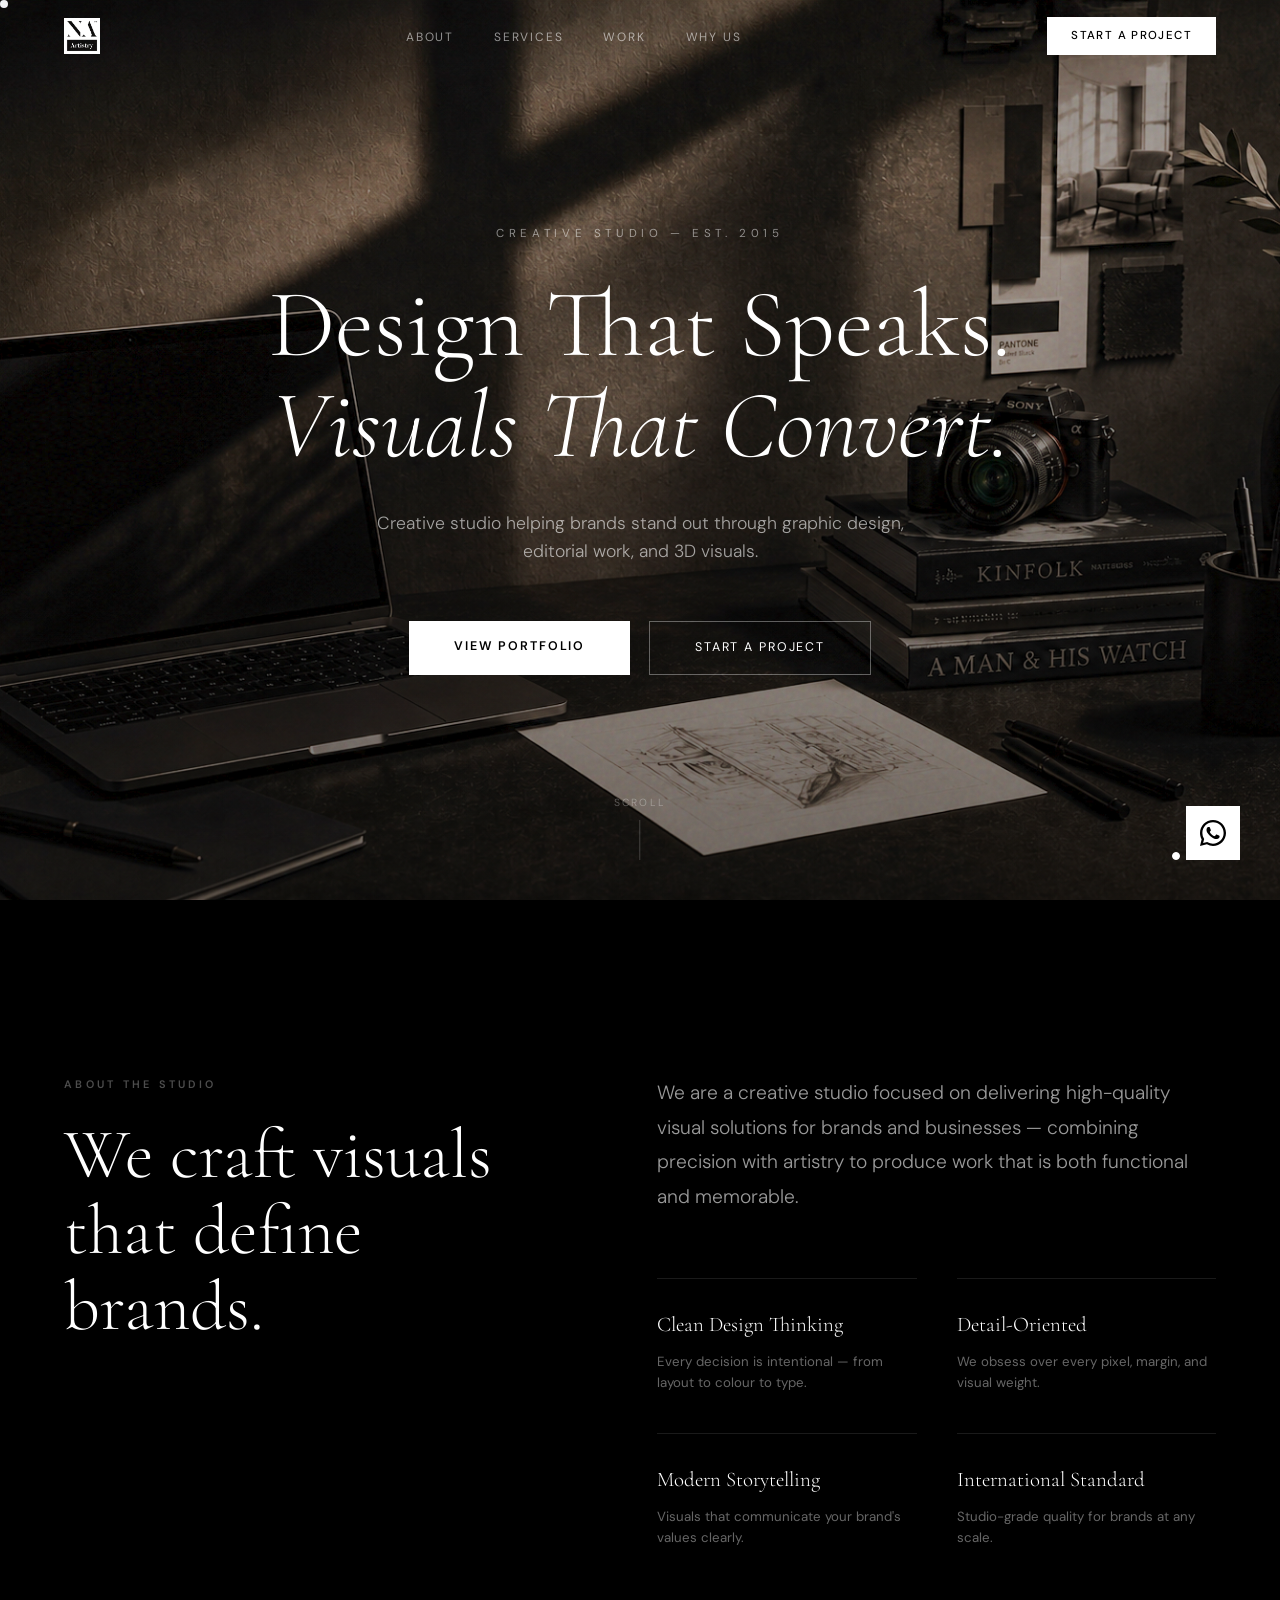
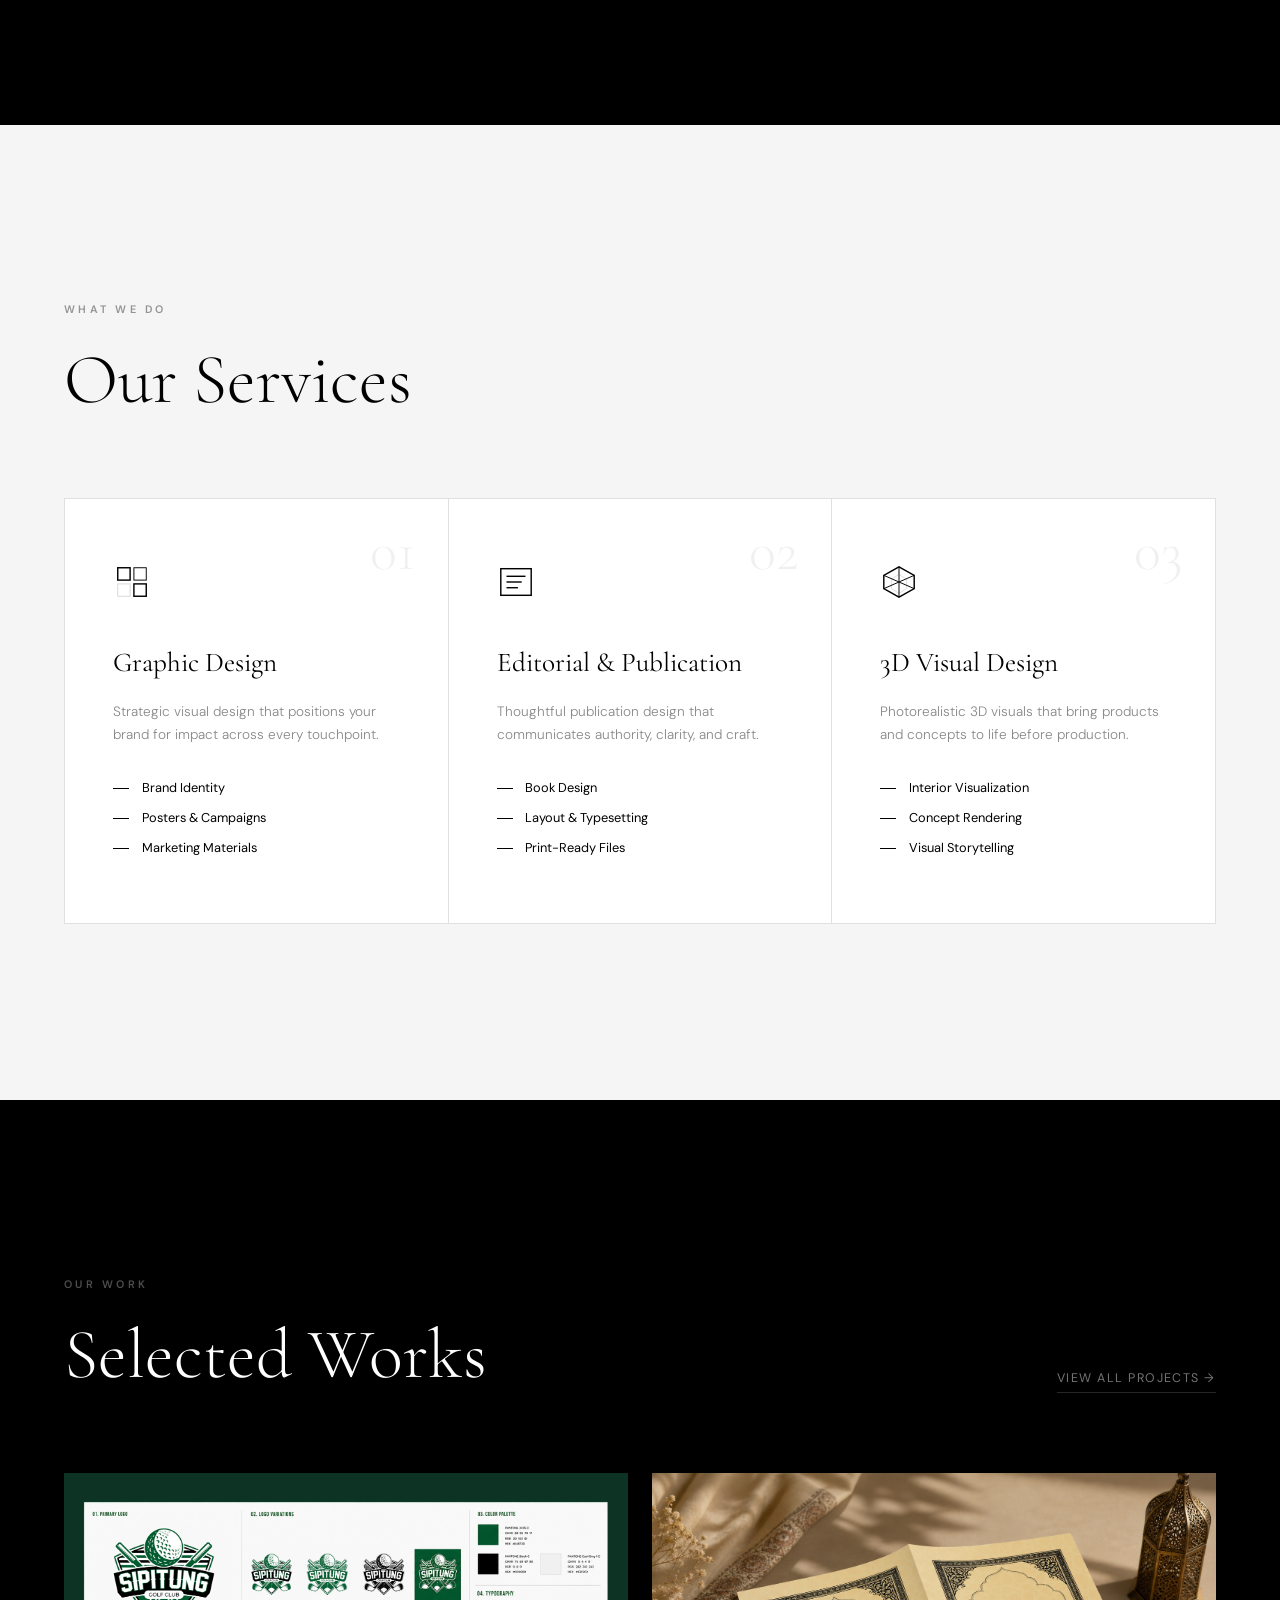
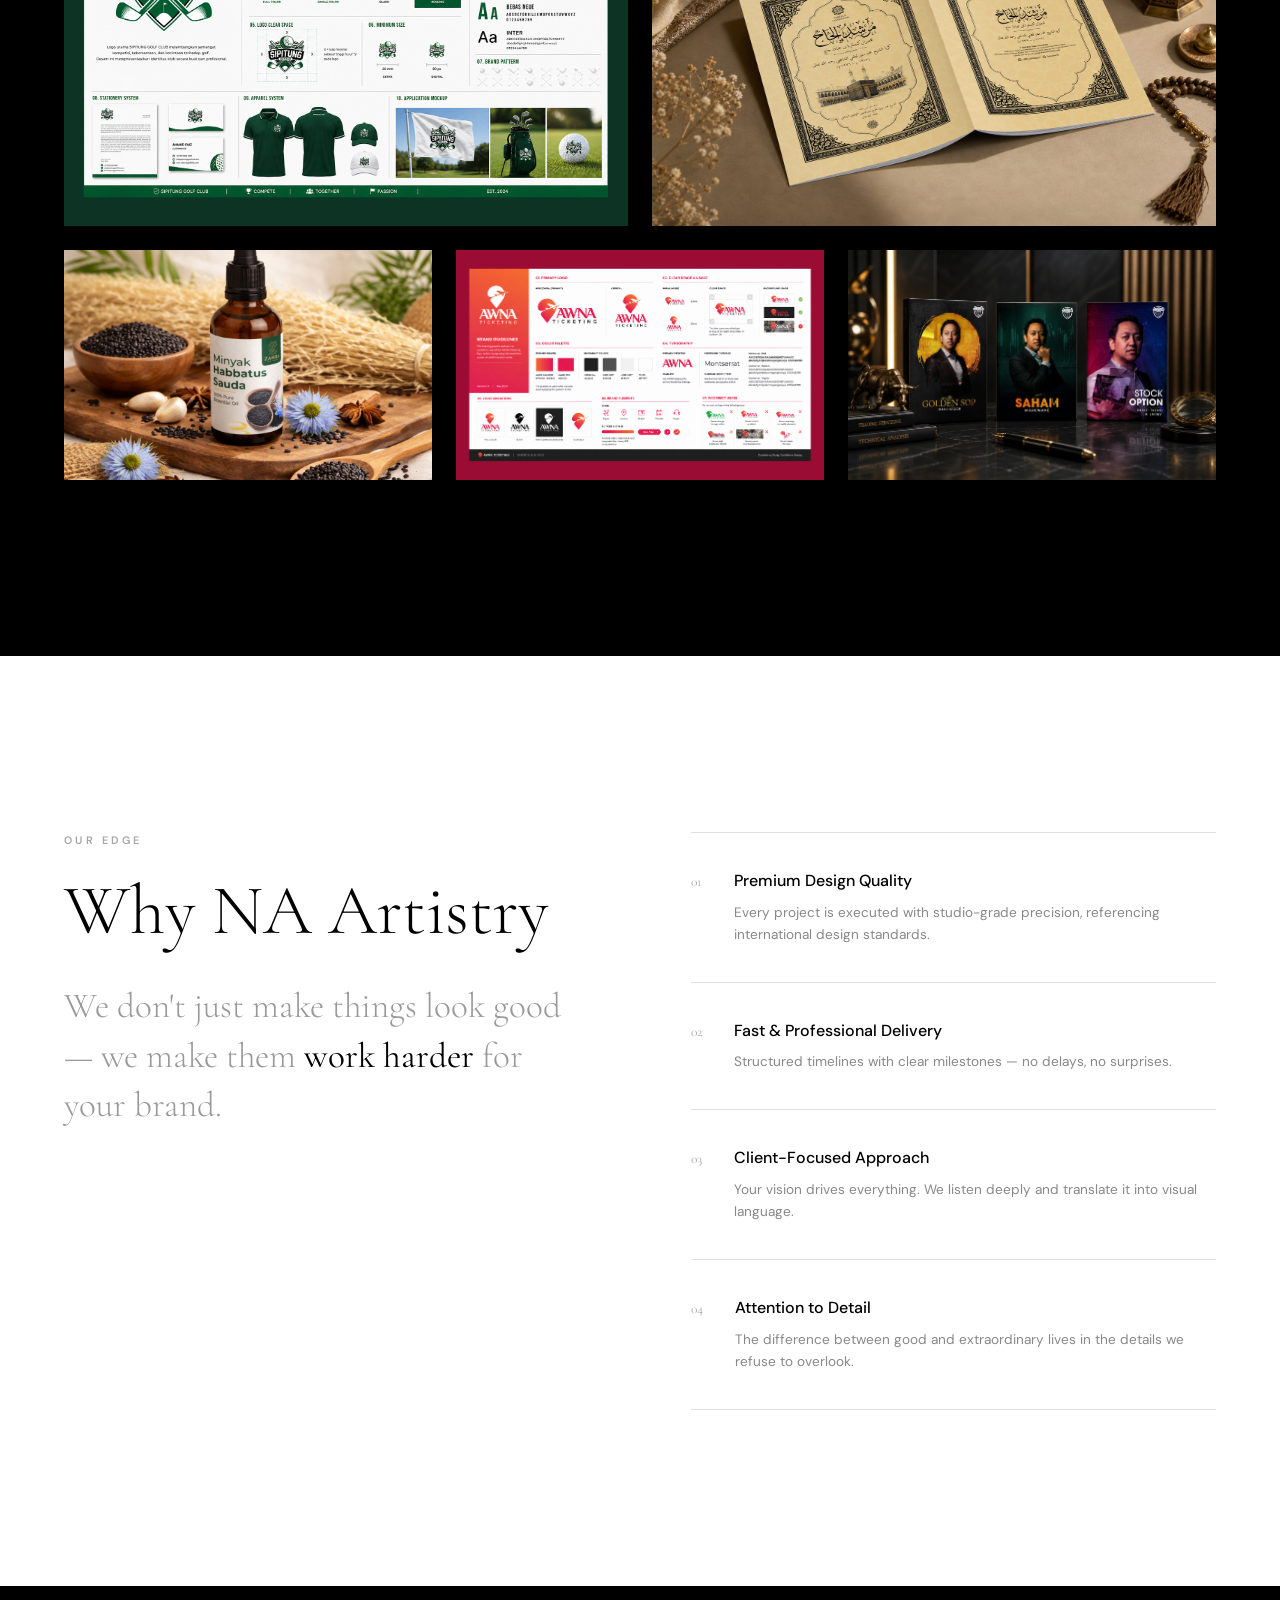
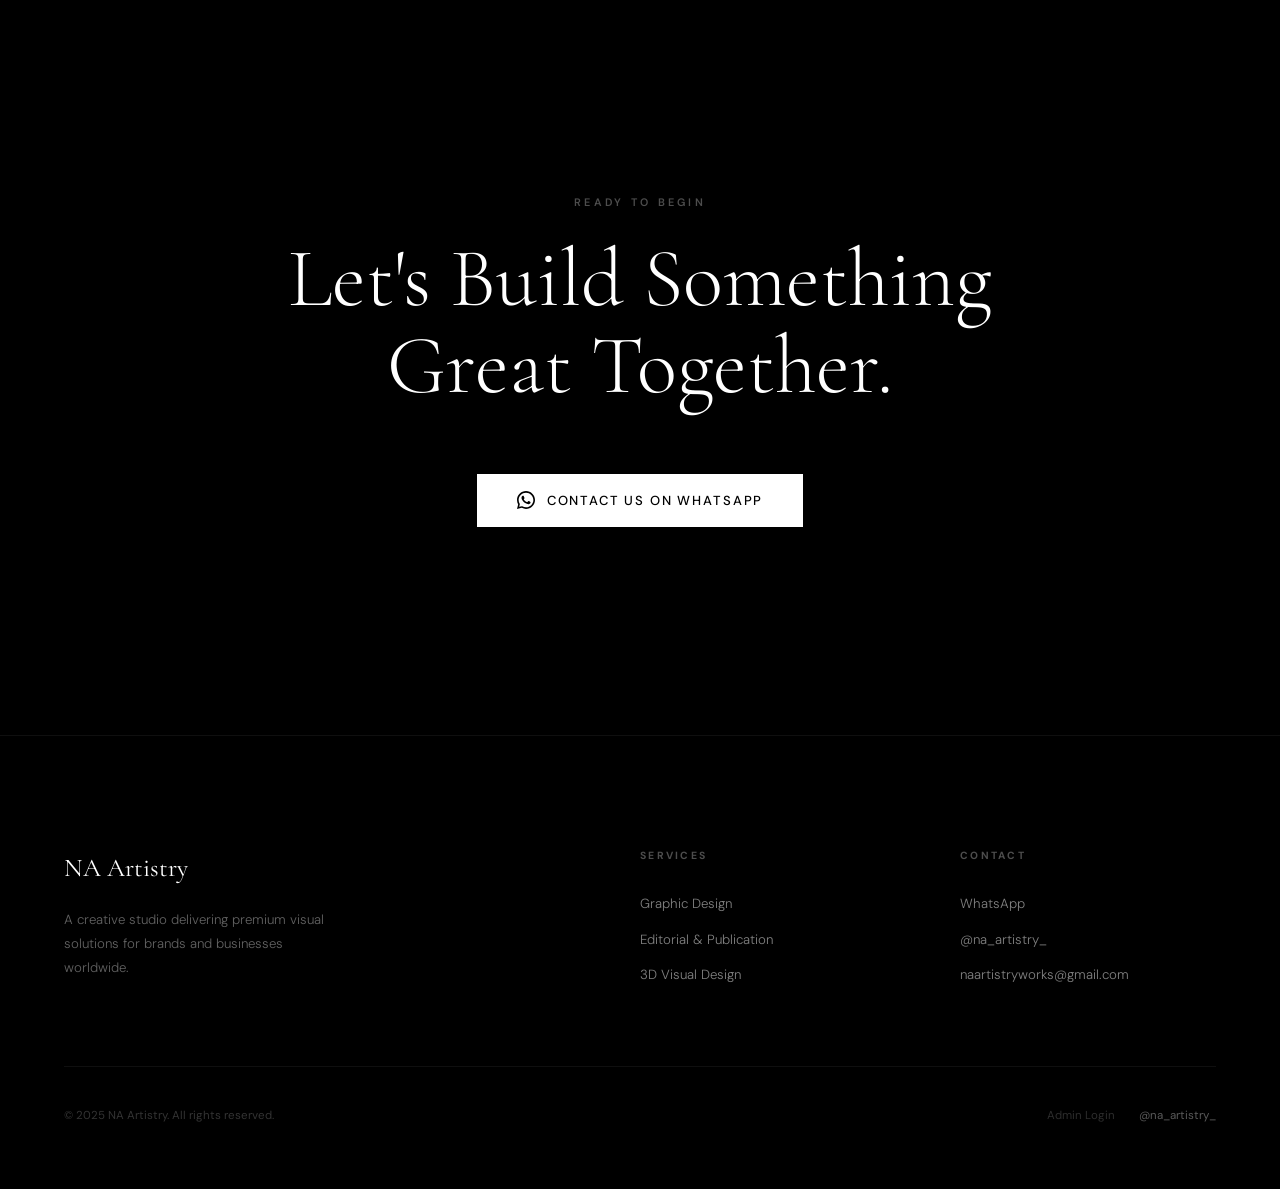
<file: index.html>
<!DOCTYPE html>
<html lang="en">

<head>
  <meta charset="UTF-8" />
  <meta name="viewport" content="width=device-width, initial-scale=1.0" />
  <title>NA Artistry — Creative Studio</title>
  <meta name="description" content="NA Artistry is a premium creative studio specializing in graphic design, editorial publication, and high-fidelity 3D visualization. We craft visuals that define brands.">
  <meta name="keywords" content="Graphic Design, 3D Visualization, Editorial Design, Branding, Creative Studio, Malaysia Design">
  <meta name="author" content="NA Artistry">
  
  <!-- Open Graph / Facebook -->
  <meta property="og:type" content="website">
  <meta property="og:url" content="https://naartistry.github.io/">
  <meta property="og:title" content="NA Artistry — Creative Studio">
  <meta property="og:description" content="Premium visual solutions for brands. Graphic design, editorial work, and 3D visuals.">
  <meta property="og:image" content="./LOGO.png">

  <!-- Twitter -->
  <meta property="twitter:card" content="summary_large_image">
  <meta property="twitter:url" content="https://naartistry.github.io/">
  <meta property="twitter:title" content="NA Artistry — Creative Studio">
  <meta property="twitter:description" content="Premium visual solutions for brands. Graphic design, editorial work, and 3D visuals.">
  <meta property="twitter:image" content="./LOGO.png">

  <!-- Favicon -->
  <link rel="icon" type="image/png" href="./LOGO.png">
  <link rel="apple-touch-icon" href="./LOGO.png">

  <link rel="preconnect" href="https://fonts.googleapis.com">
  <link rel="preconnect" href="https://fonts.gstatic.com" crossorigin>
  <link href="https://fonts.googleapis.com/css2?family=Cormorant+Garamond:ital,wght@0,300;0,400;0,600;1,300;1,400&family=DM+Sans:ital,opsz,wght@0,9..40,200;0,9..40,300;0,9..40,400;0,9..40,500;1,9..40,300&display=swap" rel="stylesheet">
  
  <!-- DEPLOYMENT SAFE CSS -->
  <link rel="stylesheet" href="./style.css">
</head>

<body>
  <!-- PRELOADER — fail-safe triple-redundancy system -->
  <div id="preloader" style="position:fixed; inset:0; background:#000; z-index:10000; display:flex; align-items:center; justify-content:center; transition: opacity 0.6s ease;">
    <div style="width:36px; height:36px; border:1.5px solid rgba(255,255,255,0.1); border-top-color:#fff; border-radius:50%; animation: na-spin 0.9s linear infinite;"></div>
  </div>
  <style>@keyframes na-spin { to { transform: rotate(360deg); } }</style>
  <script>
    (function() {
      var gone = false;
      function hidePreloader() {
        if (gone) return;
        gone = true;
        var p = document.getElementById('preloader');
        if (!p) return;
        p.style.opacity = '0';
        setTimeout(function() { if (p && p.parentNode) p.parentNode.removeChild(p); }, 650);
      }
      // Trigger 1: DOMContentLoaded (fast path)
      document.addEventListener('DOMContentLoaded', function() { setTimeout(hidePreloader, 200); });
      // Trigger 2: window.load (normal path)
      window.addEventListener('load', hidePreloader);
      // Trigger 3: Hard timeout failsafe — ALWAYS fires after 2.5s
      setTimeout(hidePreloader, 2500);
    })();
  </script>

  <div class="cursor-dot" id="cursorDot"></div>

  <!-- NAV -->
  <nav id="navbar">
    <a href="#hero" class="nav-logo" data-edit="Nav_LogoText">
      <img src="./LOGO.png" alt="NA Artistry" style="max-height: 36px; width: auto; display: block;" loading="lazy">
    </a>
    <ul class="nav-links" data-edit="Nav_LinksList">
      <li><a href="#about">About</a></li>
      <li><a href="#services">Services</a></li>
      <li><a href="#portfolio">Work</a></li>
      <li><a href="#why">Why Us</a></li>
    </ul>
    <a href="https://wa.me/601124043830?text=Hello%20NA%20Artistry,%20I%E2%80%99d%20like%20to%20discuss%20a%20potential%20project." target="_blank" rel="noopener" class="nav-cta" data-edit="Nav_CTA">Start a Project</a>
    <button class="hamburger" id="hamburger" aria-label="Menu">
      <span></span><span></span><span></span>
    </button>
  </nav>

  <!-- MOBILE MENU -->
  <div class="mobile-menu" id="mobileMenu">
    <a href="#about" class="mobile-link">About</a>
    <a href="#services" class="mobile-link">Services</a>
    <a href="#portfolio" class="mobile-link">Work</a>
    <a href="#why" class="mobile-link">Why Us</a>
    <a href="https://wa.me/601124043830?text=Hello%20NA%20Artistry,%20I%E2%80%99d%20like%20to%20discuss%20a%20potential%20project." target="_blank" rel="noopener" class="mobile-link">Start a Project</a>
  </div>

  <!-- HERO SLIDER -->
  <section id="hero" class="hero-slider">
    <div class="hero-slides-wrapper" id="heroSlides">

      <!-- Slide 1 -->
      <div class="hero-slide active">
        <div class="slide-bg slide-bg-1" data-edit="Hero_Slide1_Image" data-cms-type="image"></div>
        <div class="hero-noise"></div>
        <div class="hero-vignette"></div>
        <div class="slide-content">
          <p class="hero-eyebrow" data-edit="Hero_Slide1Eyebrow">Creative Studio — Est. 2015</p>
          <h1 class="hero-title" data-edit="Hero_Slide1Title">Design That Speaks.<br><em>Visuals That Convert.</em></h1>
          <p class="hero-sub" data-edit="Hero_Slide1Sub">Creative studio helping brands stand out through graphic design, editorial work, and 3D visuals.</p>
          <div class="hero-btns">
            <a href="./projects.html" class="btn-primary">View Portfolio</a>
            <a href="https://wa.me/601124043830?text=Hello%20NA%20Artistry,%20I%E2%80%99d%20like%20to%20discuss%20a%20potential%20project." target="_blank" rel="noopener" class="btn-outline">Start a Project</a>
          </div>
        </div>
      </div>

      <!-- Slide 2 -->
      <div class="hero-slide">
        <div class="slide-bg slide-bg-2" data-edit="Hero_Slide2_Image" data-cms-type="image"></div>
        <div class="hero-noise"></div>
        <div class="hero-vignette"></div>
        <div class="slide-content">
          <p class="hero-eyebrow" data-edit="Hero_Slide2Eyebrow">3D Visualization</p>
          <h1 class="hero-title" data-edit="Hero_Slide2Title">Visualizing Spaces<br><em>Before They Exist.</em></h1>
          <p class="hero-sub" data-edit="Hero_Slide2Sub">Photorealistic 3D rendering and architectural visualization for visionary projects.</p>
          <div class="hero-btns">
            <a href="./projects.html" class="btn-primary">View 3D Works</a>
          </div>
        </div>
      </div>

      <!-- Slide 3 -->
      <div class="hero-slide">
        <div class="slide-bg slide-bg-3" data-edit="Hero_Slide3_Image" data-cms-type="image"></div>
        <div class="hero-noise"></div>
        <div class="hero-vignette"></div>
        <div class="slide-content">
          <p class="hero-eyebrow" data-edit="Hero_Slide3Eyebrow">Branding & Identity</p>
          <h1 class="hero-title" data-edit="Hero_Slide3Title">Crafting Brands<br><em>With Precision.</em></h1>
          <p class="hero-sub" data-edit="Hero_Slide3Sub">Building cohesive, powerful brand identities that leave a lasting mark.</p>
          <div class="hero-btns">
            <a href="./projects.html" class="btn-primary">Explore Branding</a>
          </div>
        </div>
      </div>

    </div>

    <!-- Scroll Indicator -->
    <div class="hero-scroll">
      <span>Scroll</span>
      <div class="hero-scroll-line"></div>
    </div>

    <!-- Navigation Dots -->
    <div class="hero-dots">
      <div class="dot active"></div>
      <div class="dot"></div>
      <div class="dot"></div>
    </div>
  </section>

  <!-- ABOUT -->
  <section id="about">
    <div class="about-grid">
      <div class="about-left reveal">
        <p class="section-label" data-edit="About_Label">About the Studio</p>
        <h2 class="section-title" data-edit="About_Title">We craft visuals<br>that define brands.</h2>
      </div>
      <div class="about-right reveal reveal-delay-1">
        <p class="about-intro" data-edit="About_Intro">We are a creative studio focused on delivering high-quality visual solutions for brands and businesses — combining precision with artistry to produce work that is both functional and memorable.</p>
        <div class="about-highlights">
          <div class="highlight-item">
            <h4 data-edit="About_Highlight1Title">Clean Design Thinking</h4>
            <p data-edit="About_Highlight1Text">Every decision is intentional — from layout to colour to type.</p>
          </div>
          <div class="highlight-item">
            <h4 data-edit="About_Highlight2Title">Detail-Oriented</h4>
            <p data-edit="About_Highlight2Text">We obsess over every pixel, margin, and visual weight.</p>
          </div>
          <div class="highlight-item">
            <h4 data-edit="About_Highlight3Title">Modern Storytelling</h4>
            <p data-edit="About_Highlight3Text">Visuals that communicate your brand's values clearly.</p>
          </div>
          <div class="highlight-item">
            <h4 data-edit="About_Highlight4Title">International Standard</h4>
            <p data-edit="About_Highlight4Text">Studio-grade quality for brands at any scale.</p>
          </div>
        </div>
      </div>
    </div>
  </section>

  <!-- SERVICES -->
  <section id="services">
    <div class="services-header reveal">
      <p class="section-label" data-edit="Services_Label">What We Do</p>
      <h2 class="section-title" data-edit="Services_Title">Our Services</h2>
    </div>
    <div class="services-grid">
      <div class="service-card reveal">
        <span class="service-num">01</span>
        <svg class="service-icon" viewBox="0 0 40 40" fill="none" xmlns="http://www.w3.org/2000/svg">
          <rect x="5" y="5" width="13" height="13" stroke="currentColor" stroke-width="1.5" />
          <rect x="22" y="5" width="13" height="13" fill="currentColor" />
          <rect x="5" y="22" width="13" height="13" fill="currentColor" opacity="0.15" />
          <rect x="22" y="22" width="13" height="13" stroke="currentColor" stroke-width="1.5" />
        </svg>
        <h3 data-edit="Services_Card1Title">Graphic Design</h3>
        <p data-edit="Services_Card1Text">Strategic visual design that positions your brand for impact across every touchpoint.</p>
        <ul class="service-list" data-edit="Services_Card1List">
          <li>Brand Identity</li>
          <li>Posters & Campaigns</li>
          <li>Marketing Materials</li>
        </ul>
      </div>

      <div class="service-card reveal reveal-delay-1">
        <span class="service-num">02</span>
        <svg class="service-icon" viewBox="0 0 40 40" fill="none" xmlns="http://www.w3.org/2000/svg">
          <rect x="4" y="6" width="32" height="28" stroke="currentColor" stroke-width="1.5" />
          <line x1="10" y1="14" x2="30" y2="14" stroke="currentColor" stroke-width="1.5" />
          <line x1="10" y1="20" x2="26" y2="20" stroke="currentColor" stroke-width="1.5" />
          <line x1="10" y1="26" x2="22" y2="26" stroke="currentColor" stroke-width="1.5" />
        </svg>
        <h3 data-edit="Services_Card2Title">Editorial & Publication</h3>
        <p data-edit="Services_Card2Text">Thoughtful publication design that communicates authority, clarity, and craft.</p>
        <ul class="service-list" data-edit="Services_Card2List">
          <li>Book Design</li>
          <li>Layout & Typesetting</li>
          <li>Print-Ready Files</li>
        </ul>
      </div>

      <div class="service-card reveal reveal-delay-2">
        <span class="service-num">03</span>
        <svg class="service-icon" viewBox="0 0 40 40" fill="none" xmlns="http://www.w3.org/2000/svg">
          <polygon points="20,4 36,13 36,27 20,36 4,27 4,13" stroke="currentColor" stroke-width="1.5" fill="none" />
          <polygon points="20,12 28,17 28,27 20,32 12,27 12,17" fill="currentColor" opacity="0.12" />
          <line x1="20" y1="4" x2="20" y2="36" stroke="currentColor" stroke-width="1" />
          <line x1="4" y1="13" x2="36" y2="27" stroke="currentColor" stroke-width="1" />
          <line x1="36" y1="13" x2="4" y2="27" stroke="currentColor" stroke-width="1" />
        </svg>
        <h3 data-edit="Services_Card3Title">3D Visual Design</h3>
        <p data-edit="Services_Card3Text">Photorealistic 3D visuals that bring products and concepts to life before production.</p>
        <ul class="service-list" data-edit="Services_Card3List">
          <li>Interior Visualization</li>
          <li>Concept Rendering</li>
          <li>Visual Storytelling</li>
        </ul>
      </div>
    </div>
  </section>

  <!-- PORTFOLIO -->
  <section id="portfolio">
    <div class="portfolio-header">
      <div class="reveal">
        <p class="section-label" data-edit="Portfolio_Label">Our Work</p>
        <h2 class="section-title" data-edit="Portfolio_Title">Selected Works</h2>
      </div>
      <a href="./projects.html" class="portfolio-link reveal" data-edit="Portfolio_Link">View All Projects →</a>
    </div>

    <div class="portfolio-grid reveal">
      <a href="./projects.html" class="p-item">
        <div class="p-bg" style="background: url('./MOCKUP.jpg') center/cover no-repeat;"></div>
        <div class="p-overlay">
          <p class="p-tag">Branding</p>
          <p class="p-name">Minimal Identity System</p>
        </div>
        <div class="p-arrow">↗</div>
      </a>

      <a href="./projects.html" class="p-item">
        <div class="p-bg" style="background: url('./EDITORIAL.png') center/cover no-repeat;"></div>
        <div class="p-overlay">
          <p class="p-tag">Editorial</p>
          <p class="p-name">Book Cover Design</p>
        </div>
        <div class="p-arrow">↗</div>
      </a>

      <a href="./projects.html" class="p-item">
        <div class="p-bg" style="background: url('./3D.jpg') center/cover no-repeat;"></div>
        <div class="p-overlay">
          <p class="p-tag">3D Visual</p>
          <p class="p-name">Interior Visualisation</p>
        </div>
        <div class="p-arrow">↗</div>
      </a>

      <a href="./projects.html" class="p-item">
        <div class="p-bg" style="background: url('./BRAND.png') center/cover no-repeat;"></div>
        <div class="p-overlay">
          <p class="p-tag">Branding</p>
          <p class="p-name">Corporate Brand Guidelines</p>
        </div>
        <div class="p-arrow">↗</div>
      </a>

      <a href="./projects.html" class="p-item">
        <div class="p-bg" style="background: url('./PREVIEW.jpg') center/cover no-repeat;"></div>
        <div class="p-overlay">
          <p class="p-tag">Poster Design</p>
          <p class="p-name">Campaign Series</p>
        </div>
        <div class="p-arrow">↗</div>
      </a>
    </div>
  </section>

  <!-- WHY US -->
  <section id="why">
    <div class="why-grid">
      <div class="reveal">
        <p class="section-label" data-edit="WhyUs_Label">Our Edge</p>
        <h2 class="section-title" style="margin-bottom:2rem;" data-edit="WhyUs_Title">Why NA Artistry</h2>
        <p class="why-left-copy" data-edit="WhyUs_Intro">We don't just make things look good — we make them <strong>work harder</strong> for your brand.</p>
      </div>
      <div class="why-points reveal reveal-delay-1">
        <div class="why-point">
          <span class="why-num">01</span>
          <div class="why-content">
            <h4 data-edit="WhyUs_Point1Title">Premium Design Quality</h4>
            <p data-edit="WhyUs_Point1Text">Every project is executed with studio-grade precision, referencing international design standards.</p>
          </div>
        </div>
        <div class="why-point">
          <span class="why-num">02</span>
          <div class="why-content">
            <h4 data-edit="WhyUs_Point2Title">Fast & Professional Delivery</h4>
            <p data-edit="WhyUs_Point2Text">Structured timelines with clear milestones — no delays, no surprises.</p>
          </div>
        </div>
        <div class="why-point">
          <span class="why-num">03</span>
          <div class="why-content">
            <h4 data-edit="WhyUs_Point3Title">Client-Focused Approach</h4>
            <p data-edit="WhyUs_Point3Text">Your vision drives everything. We listen deeply and translate it into visual language.</p>
          </div>
        </div>
        <div class="why-point">
          <span class="why-num">04</span>
          <div class="why-content">
            <h4 data-edit="WhyUs_Point4Title">Attention to Detail</h4>
            <p data-edit="WhyUs_Point4Text">The difference between good and extraordinary lives in the details we refuse to overlook.</p>
          </div>
        </div>
      </div>
    </div>
  </section>

  <!-- CTA -->
  <section id="cta">
    <p class="cta-label reveal" data-edit="CTA_Label">Ready to Begin</p>
    <h2 class="cta-title reveal reveal-delay-1" data-edit="CTA_Title">Let's Build Something<br>Great Together.</h2>
    <a href="https://wa.me/601124043830?text=Hello%20NA%20Artistry,%20I%E2%80%99d%20like%20to%20discuss%20a%20potential%20project." target="_blank" rel="noopener" class="btn-wa reveal reveal-delay-2" data-edit="CTA_Button">
      <svg viewBox="0 0 24 24" fill="currentColor" xmlns="http://www.w3.org/2000/svg">
        <path d="M17.472 14.382c-.297-.149-1.758-.867-2.03-.967-.273-.099-.471-.148-.67.15-.197.297-.767.966-.94 1.164-.173.199-.347.223-.644.075-.297-.15-1.255-.463-2.39-1.475-.883-.788-1.48-1.761-1.653-2.059-.173-.297-.018-.458.13-.606.134-.133.298-.347.446-.52.149-.174.198-.298.298-.497.099-.198.05-.371-.025-.52-.075-.149-.669-1.612-.916-2.207-.242-.579-.487-.5-.669-.51-.173-.008-.371-.01-.57-.01-.198 0-.52.074-.792.372-.272.297-1.04 1.016-1.04 2.479 0 1.462 1.065 2.875 1.213 3.074.149.198 2.096 3.2 5.077 4.487.709.306 1.262.489 1.694.625.712.227 1.36.195 1.871.118.571-.085 1.758-.719 2.006-1.413.248-.694.248-1.289.173-1.413-.074-.124-.272-.198-.57-.347z" />
        <path d="M12 0C5.373 0 0 5.373 0 12c0 2.123.554 4.118 1.528 5.845L0 24l6.335-1.51A11.945 11.945 0 0012 24c6.627 0 12-5.373 12-12S18.627 0 12 0zm0 21.818a9.818 9.818 0 01-5.007-1.372l-.36-.214-3.728.888.939-3.636-.234-.373A9.773 9.773 0 012.182 12C2.182 6.578 6.578 2.182 12 2.182S21.818 6.578 21.818 12 17.422 21.818 12 21.818z" />
      </svg>
      Contact Us on WhatsApp
    </a>
  </section>

  <!-- FOOTER -->
  <footer>
    <div class="footer-top">
      <div class="footer-brand-col">
        <p class="footer-brand" data-edit="Footer_Brand">NA Artistry</p>
        <p class="footer-desc" data-edit="Footer_Desc">A creative studio delivering premium visual solutions for brands and businesses worldwide.</p>
      </div>
      <div class="footer-col">
        <h5 data-edit="Footer_ServicesTitle">Services</h5>
        <ul data-edit="Footer_ServicesList">
          <li><a href="#services">Graphic Design</a></li>
          <li><a href="#services">Editorial & Publication</a></li>
          <li><a href="#services">3D Visual Design</a></li>
        </ul>
      </div>
      <div class="footer-col">
        <h5 data-edit="Footer_ContactTitle">Contact</h5>
        <ul data-edit="Footer_ContactList">
          <li><a href="https://wa.me/601124043830?text=Hello%20NA%20Artistry,%20I%E2%80%99d%20like%20to%20discuss%20a%20potential%20project." target="_blank" rel="noopener">WhatsApp</a></li>
          <li><a href="https://instagram.com/na_artistry_" target="_blank" rel="noopener">@na_artistry_</a></li>
          <li><a href="mailto:naartistryworks@gmail.com">naartistryworks@gmail.com</a></li>
        </ul>
      </div>
    </div>
    <div class="footer-bottom">
      <p class="footer-copy" data-edit="Footer_Copyright">© 2025 NA Artistry. All rights reserved.</p>
      <div style="display: flex; gap: 1.5rem; align-items: center;">
        <a href="./admin.html" class="footer-ig" style="opacity: 0.5;">Admin Login</a>
        <a href="https://instagram.com/na_artistry_" target="_blank" rel="noopener" class="footer-ig">@na_artistry_</a>
      </div>
    </div>
  </footer>

  <!-- WhatsApp FAB -->
  <a href="https://wa.me/601124043830?text=Hello%20NA%20Artistry,%20I%E2%80%99d%20like%20to%20discuss%20a%20potential%20project." target="_blank" rel="noopener" class="wa-fab" aria-label="Contact on WhatsApp">
    <svg viewBox="0 0 24 24" fill="currentColor" xmlns="http://www.w3.org/2000/svg">
      <path d="M17.472 14.382c-.297-.149-1.758-.867-2.03-.967-.273-.099-.471-.148-.67.15-.197.297-.767.966-.94 1.164-.173.199-.347.223-.644.075-.297-.15-1.255-.463-2.39-1.475-.883-.788-1.48-1.761-1.653-2.059-.173-.297-.018-.458.13-.606.134-.133.298-.347.446-.52.149-.174.198-.298.298-.497.099-.198.05-.371-.025-.52-.075-.149-.669-1.612-.916-2.207-.242-.579-.487-.5-.669-.51-.173-.008-.371-.01-.57-.01-.198 0-.52.074-.792.372-.272.297-1.04 1.016-1.04 2.479 0 1.462 1.065 2.875 1.213 3.074.149.198 2.096 3.2 5.077 4.487.709.306 1.262.489 1.694.625.712.227 1.36.195 1.871.118.571-.085 1.758-.719 2.006-1.413.248-.694.248-1.289.173-1.413-.074-.124-.272-.198-.57-.347z" />
      <path d="M12 0C5.373 0 0 5.373 0 12c0 2.123.554 4.118 1.528 5.845L0 24l6.335-1.51A11.945 11.945 0 0012 24c6.627 0 12-5.373 12-12S18.627 0 12 0zm0 21.818a9.818 9.818 0 01-5.007-1.372l-.36-.214-3.728.888.939-3.636-.234-.373A9.773 9.773 0 012.182 12C2.182 6.578 6.578 2.182 12 2.182S21.818 6.578 21.818 12 17.422 21.818 12 21.818z" />
    </svg>
  </a>

  <script>
    (function() {
      'use strict';

      // ── STICKY NAV ──
      try {
        var navbar = document.getElementById('navbar');
        if (navbar) {
          window.addEventListener('scroll', function() {
            if (window.scrollY > 60) navbar.classList.add('scrolled');
            else navbar.classList.remove('scrolled');
          }, { passive: true });
        }
      } catch(e) { console.warn('Nav init failed:', e); }

      // ── HAMBURGER ──
      try {
        var hamburger = document.getElementById('hamburger');
        var mobileMenu = document.getElementById('mobileMenu');
        if (hamburger && mobileMenu) {
          hamburger.addEventListener('click', function() {
            hamburger.classList.toggle('open');
            mobileMenu.classList.toggle('open');
            document.body.style.overflow = mobileMenu.classList.contains('open') ? 'hidden' : '';
          });
          document.querySelectorAll('.mobile-link').forEach(function(link) {
            link.addEventListener('click', function() {
              hamburger.classList.remove('open');
              mobileMenu.classList.remove('open');
              document.body.style.overflow = '';
            });
          });
        }
      } catch(e) { console.warn('Hamburger init failed:', e); }

      // ── SCROLL REVEAL ──
      try {
        if ('IntersectionObserver' in window) {
          var revealObserver = new IntersectionObserver(function(entries) {
            entries.forEach(function(entry) {
              if (entry.isIntersecting) {
                entry.target.classList.add('visible');
                revealObserver.unobserve(entry.target);
              }
            });
          }, { threshold: 0.1, rootMargin: '0px 0px -30px 0px' });
          document.querySelectorAll('.reveal').forEach(function(el) {
            revealObserver.observe(el);
          });
        } else {
          // Fallback: show all reveals immediately if no IntersectionObserver
          document.querySelectorAll('.reveal').forEach(function(el) {
            el.classList.add('visible');
          });
        }
      } catch(e) {
        console.warn('Reveal init failed:', e);
        document.querySelectorAll('.reveal').forEach(function(el) { el.classList.add('visible'); });
      }

      // ── CUSTOM CURSOR ──
      try {
        var cursorDot = document.getElementById('cursorDot');
        if (cursorDot && window.matchMedia('(pointer:fine)').matches) {
          document.addEventListener('mousemove', function(e) {
            cursorDot.style.left = (e.clientX - 4) + 'px';
            cursorDot.style.top = (e.clientY - 4) + 'px';
          });
          document.querySelectorAll('a, button, .dot').forEach(function(el) {
            el.addEventListener('mouseenter', function() { cursorDot.classList.add('hover'); });
            el.addEventListener('mouseleave', function() { cursorDot.classList.remove('hover'); });
          });
        } else if (cursorDot) {
          cursorDot.style.display = 'none';
        }
      } catch(e) { console.warn('Cursor init failed:', e); }

      // ── HERO SLIDER ──
      try {
        var heroSlider = document.getElementById('hero');
        if (heroSlider) {
          var slides = heroSlider.querySelectorAll('.hero-slide');
          var dots = heroSlider.querySelectorAll('.dot');
          if (slides.length > 0) {
            var currentSlide = 0;
            var slideInterval = null;
            var slideDuration = 6000;

            var goToSlide = function(index) {
              slides[currentSlide].classList.remove('active');
              if (dots[currentSlide]) dots[currentSlide].classList.remove('active');
              currentSlide = index;
              slides[currentSlide].classList.add('active');
              if (dots[currentSlide]) dots[currentSlide].classList.add('active');
            };

            var startSlideShow = function() {
              slideInterval = setInterval(function() {
                goToSlide((currentSlide + 1) % slides.length);
              }, slideDuration);
            };

            var stopSlideShow = function() { clearInterval(slideInterval); };

            dots.forEach(function(dot, index) {
              dot.addEventListener('click', function() {
                if (index !== currentSlide) {
                  stopSlideShow();
                  goToSlide(index);
                  startSlideShow();
                }
              });
            });

            heroSlider.addEventListener('mouseenter', stopSlideShow);
            heroSlider.addEventListener('mouseleave', startSlideShow);
            startSlideShow();
          }
        }
      } catch(e) { console.warn('Slider init failed:', e); }

    })();
  </script>

  <!-- CMS & LAYOUT SCRIPTS — each wrapped so one failure can't break others -->
  <script>
    (function() {
      function safeLoad(src) {
        return new Promise(function(resolve) {
          var s = document.createElement('script');
          s.src = src;
          s.onload = resolve;
          s.onerror = function() { console.warn('Script failed to load: ' + src); resolve(); };
          document.body.appendChild(s);
        });
      }
      // Load CMS data first, then engine, then editor (non-blocking)
      safeLoad('./cms-data.js').then(function() {
        return safeLoad('./cms.js');
      }).then(function() {
        return safeLoad('./layout-engine.js');
      }).then(function() {
        safeLoad('./layout-editor.js');
      });
    })();
  </script>

</body>
</html>
</file>
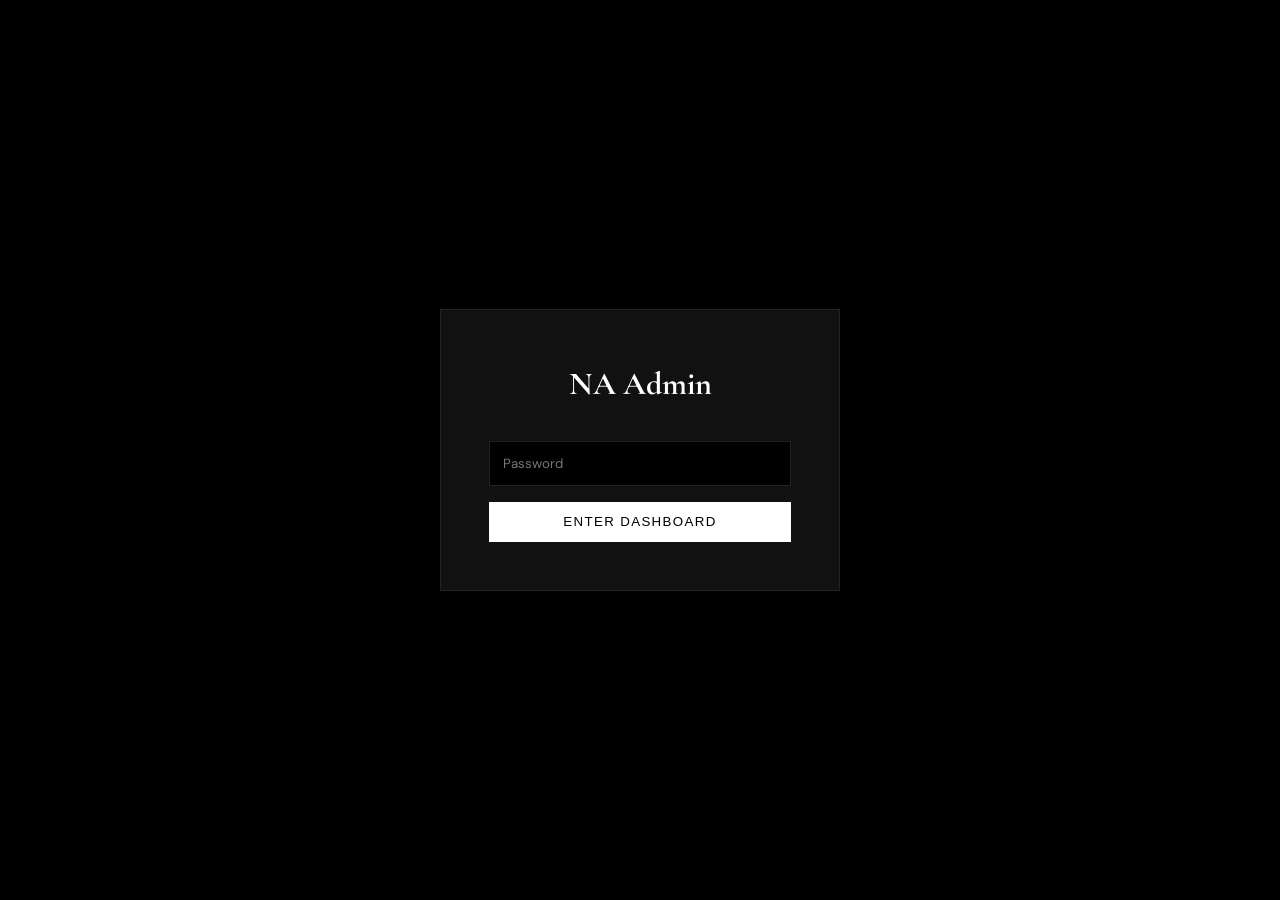
<file: admin.html>
<!DOCTYPE html>
<html lang="en">

<head>
    <meta charset="UTF-8">
    <meta name="viewport" content="width=device-width, initial-scale=1.0">
    <title>Admin Dashboard — NA Artistry</title>
    <link
        href="https://fonts.googleapis.com/css2?family=DM+Sans:wght@300;400;500&family=Cormorant+Garamond:wght@400;600&display=swap"
        rel="stylesheet">
    <style>
        :root {
            --black: #000000;
            --white: #FFFFFF;
            --gray-dark: #111111;
            --gray-mid: #222222;
            --gray-light: #333333;
            --accent: #FFFFFF;
            --font-display: 'Cormorant Garamond', serif;
            --font-body: 'DM Sans', sans-serif;
        }

        * {
            box-sizing: border-box;
            margin: 0;
            padding: 0;
        }

        body {
            font-family: var(--font-body);
            background: var(--black);
            color: var(--white);
            line-height: 1.6;
            overflow-x: hidden;
        }

        /* ── LOGIN ── */
        #login-overlay {
            position: fixed;
            inset: 0;
            background: var(--black);
            z-index: 1000;
            display: flex;
            align-items: center;
            justify-content: center;
        }

        .login-box {
            background: var(--gray-dark);
            padding: 3rem;
            width: 100%;
            max-width: 400px;
            text-align: center;
            border: 1px solid var(--gray-mid);
        }

        .login-box h1 {
            font-family: var(--font-display);
            font-size: 2rem;
            margin-bottom: 2rem;
        }

        input {
            width: 100%;
            padding: 0.8rem;
            background: var(--black);
            border: 1px solid var(--gray-mid);
            color: var(--white);
            margin-bottom: 1rem;
            font-family: inherit;
        }

        button {
            width: 100%;
            padding: 0.8rem;
            background: var(--white);
            color: var(--black);
            border: none;
            cursor: pointer;
            font-weight: 500;
            letter-spacing: 0.1em;
            text-transform: uppercase;
            transition: opacity 0.2s;
        }

        button:hover {
            opacity: 0.9;
        }

        /* ── DASHBOARD ── */
        .dashboard {
            display: none;
            min-height: 100vh;
        }

        .sidebar {
            width: 260px;
            background: var(--gray-dark);
            border-right: 1px solid var(--gray-mid);
            height: 100vh;
            position: fixed;
            padding: 2rem 0;
        }

        .sidebar-brand {
            font-family: var(--font-display);
            font-size: 1.5rem;
            padding: 0 2rem;
            margin-bottom: 3rem;
        }

        .nav-item {
            padding: 0.8rem 2rem;
            cursor: pointer;
            color: #888;
            transition: color 0.2s, background 0.2s;
        }

        .nav-item:hover,
        .nav-item.active {
            color: var(--white);
            background: var(--gray-mid);
        }

        .main-content {
            margin-left: 260px;
            padding: 4rem;
            max-width: 900px;
        }

        .section-editor {
            display: none;
        }

        .section-editor.active {
            display: block;
        }

        h2 {
            font-family: var(--font-display);
            font-size: 2.5rem;
            margin-bottom: 2rem;
        }

        .field-group {
            margin-bottom: 2rem;
            background: var(--gray-dark);
            padding: 2rem;
            border: 1px solid var(--gray-mid);
        }

        label {
            display: block;
            font-size: 0.75rem;
            text-transform: uppercase;
            letter-spacing: 0.1em;
            color: #888;
            margin-bottom: 0.5rem;
        }

        textarea {
            width: 100%;
            padding: 0.8rem;
            background: var(--black);
            border: 1px solid var(--gray-mid);
            color: var(--white);
            font-family: inherit;
            resize: vertical;
            min-height: 80px;
        }

        .actions {
            margin-top: 3rem;
            display: flex;
            gap: 1rem;
        }

        .btn-save {
            background: var(--white);
            color: var(--black);
            width: auto;
            padding: 1rem 3rem;
        }

        .btn-reset {
            background: transparent;
            border: 1px solid var(--gray-mid);
            color: #888;
            width: auto;
            padding: 1rem 2rem;
        }

        .toast {
            position: fixed;
            bottom: 2rem;
            right: 2rem;
            background: #27ae60;
            color: white;
            padding: 1rem 2rem;
            transform: translateY(100px);
            transition: transform 0.3s;
        }

        .toast.show {
            transform: translateY(0);
        }

        @media (max-width: 768px) {
            .sidebar {
                display: none;
            }

            .main-content {
                margin-left: 0;
                padding: 2rem;
            }
        }
    </style>
</head>

<body>

    <div id="login-overlay">
        <div class="login-box">
            <h1>NA Admin</h1>
            <input type="password" id="admin-pass" placeholder="Password">
            <button onclick="login()">Enter Dashboard</button>
            <p id="login-error" style="color: #e74c3c; font-size: 0.8rem; margin-top: 1rem; display: none;">Incorrect password</p>
        </div>
    </div>

    <div class="dashboard" id="dashboard">
        <div class="sidebar" id="sidebar-nav">
            <!-- Dynamically generated -->
        </div>

        <div class="main-content">
            <div style="margin-bottom: 2rem;">
                <input type="text" id="search-bar" placeholder="Search content keys..." onkeyup="filterFields()" style="background: var(--gray-dark); border: 1px solid var(--gray-mid); border-radius: 4px; max-width: 400px;">
            </div>
            
            <div id="main-sections">
                <!-- Dynamically generated -->
            </div>

            <div class="actions">
                <button class="btn-save" onclick="saveAll()">Save Changes</button>
                <button class="btn-reset" onclick="resetDefaults()">Reset to Defaults</button>
                <a href="index.html" target="_blank"
                    style="color: #888; text-decoration: none; font-size: 0.8rem; align-self: center;">View Site ↗</a>
            </div>
        </div>
    </div>

    <div class="toast" id="toast">Changes saved successfully!</div>

    <script>
        const PAGES_TO_SCAN = ['index.html', 'projects.html'];
        let cmsSchema = JSON.parse(localStorage.getItem('na_cms_schema')) || {};
        let cmsContent = JSON.parse(localStorage.getItem('na_cms_content')) || {};

        async function scanPages() {
            let updated = false;
            for (let page of PAGES_TO_SCAN) {
                try {
                    let res = await fetch(page);
                    let html = await res.text();
                    let parser = new DOMParser();
                    let doc = parser.parseFromString(html, 'text/html');
                    let els = doc.querySelectorAll('[data-edit]');
                    els.forEach(el => {
                        let key = el.getAttribute('data-edit');
                        if (!cmsSchema[key]) {
                            let section = key.includes('_') ? key.split('_')[0] : 'General';
                            cmsSchema[key] = {
                                default: el.innerHTML.trim(),
                                section: section
                            };
                            updated = true;
                        }
                    });
                } catch (e) {
                    console.error('Error scanning ' + page, e);
                }
            }
            if (updated) {
                localStorage.setItem('na_cms_schema', JSON.stringify(cmsSchema));
            }
        }

        function renderDashboard() {
            // Group by section
            let sections = {};
            for (let key in cmsSchema) {
                let sec = cmsSchema[key].section;
                if (!sections[sec]) sections[sec] = [];
                sections[sec].push({ key: key, default: cmsSchema[key].default });
            }

            let sidebar = document.getElementById('sidebar-nav');
            let main = document.getElementById('main-sections');
            
            sidebar.innerHTML = '<div class="sidebar-brand">NA Artistry</div>';
            main.innerHTML = '';

            let first = true;
            for (let sec in sections) {
                // Sidebar item
                let navItem = document.createElement('div');
                navItem.className = 'nav-item' + (first ? ' active' : '');
                navItem.innerText = sec;
                navItem.onclick = () => showSection(sec);
                sidebar.appendChild(navItem);

                // Main section
                let secDiv = document.createElement('div');
                secDiv.id = 'section-' + sec;
                secDiv.className = 'section-editor' + (first ? ' active' : '');
                
                let h2 = document.createElement('h2');
                h2.innerText = sec.replace(/([A-Z])/g, ' $1').trim() + ' Section';
                secDiv.appendChild(h2);

                let fg = document.createElement('div');
                fg.className = 'field-group';

                sections[sec].forEach(field => {
                    let label = document.createElement('label');
                    // Create readable label from key
                    let readableLabel = field.key.replace(sec + '_', '').replace(/_/g, ' ');
                    label.innerText = readableLabel + ` (${field.key})`;
                    
                    let val = cmsContent[field.key] !== undefined ? cmsContent[field.key] : field.default;
                    
                    let input;
                    if (val.length < 60 && !val.includes('<br>') && !val.includes('<p>')) {
                        input = document.createElement('input');
                        input.type = 'text';
                    } else {
                        input = document.createElement('textarea');
                    }
                    input.id = 'input-' + field.key;
                    input.value = val;
                    
                    fg.appendChild(label);
                    fg.appendChild(input);
                });
                
                secDiv.appendChild(fg);
                main.appendChild(secDiv);
                first = false;
            }
            
            // Logout
            let logoutItem = document.createElement('div');
            logoutItem.className = 'nav-item';
            logoutItem.style.marginTop = '2rem';
            logoutItem.style.color = '#e74c3c';
            logoutItem.innerText = 'Logout';
            logoutItem.onclick = logout;
            sidebar.appendChild(logoutItem);
        }

        function showSection(id) {
            document.querySelectorAll('.section-editor').forEach(s => s.classList.remove('active'));
            let activeSec = document.getElementById('section-' + id);
            if (activeSec) activeSec.classList.add('active');
            
            document.querySelectorAll('.nav-item').forEach(n => {
                n.classList.remove('active');
                if (n.innerText === id) n.classList.add('active');
            });
            // Clear search when switching sections to show everything
            document.getElementById('search-bar').value = '';
            filterFields();
        }

        function saveAll() {
            for (let key in cmsSchema) {
                let input = document.getElementById('input-' + key);
                if (input) {
                    cmsContent[key] = input.value;
                }
            }
            localStorage.setItem('na_cms_content', JSON.stringify(cmsContent));
            const toast = document.getElementById('toast');
            toast.classList.add('show');
            setTimeout(() => toast.classList.remove('show'), 3000);
        }

        function resetDefaults() {
            if (confirm('Are you sure you want to reset all content to defaults? This cannot be undone.')) {
                localStorage.removeItem('na_cms_content');
                cmsContent = {};
                renderDashboard();
                saveAll();
            }
        }

        function filterFields() {
            let q = document.getElementById('search-bar').value.toLowerCase();
            document.querySelectorAll('.field-group label').forEach(lbl => {
                let input = lbl.nextElementSibling;
                let text = lbl.innerText.toLowerCase() + " " + (input ? input.value.toLowerCase() : "");
                let match = text.includes(q);
                lbl.style.display = match ? 'block' : 'none';
                if (input) input.style.display = match ? 'block' : 'none';
            });
            
            // Show all sections if searching
            if (q) {
                document.querySelectorAll('.section-editor').forEach(s => s.classList.add('active'));
            } else {
                // If search is cleared, just show the active one in sidebar
                let activeNav = document.querySelector('.nav-item.active');
                if (activeNav && activeNav.innerText !== 'Logout') {
                    showSection(activeNav.innerText);
                }
            }
        }

        // Init
        async function login() {
            const pass = document.getElementById('admin-pass').value;
            if (pass === 'naartistry2025' || localStorage.getItem('na_admin_logged_in') === 'true') {
                localStorage.setItem('na_admin_logged_in', 'true');
                document.getElementById('login-overlay').style.display = 'none';
                document.getElementById('dashboard').style.display = 'flex';
                
                // Scan pages for new keys
                await scanPages();
                
                // If still empty, wait a bit or something is wrong
                if (Object.keys(cmsSchema).length === 0) {
                    alert("No editable fields detected yet. Visit the live site once to initialize them.");
                } else {
                    renderDashboard();
                }
            } else {
                document.getElementById('login-error').style.display = 'block';
            }
        }

        function logout() {
            localStorage.removeItem('na_admin_logged_in');
            location.reload();
        }

        window.onload = () => {
            if (localStorage.getItem('na_admin_logged_in') === 'true') {
                login();
            }
        };
    </script>
</body>

</html>
</file>
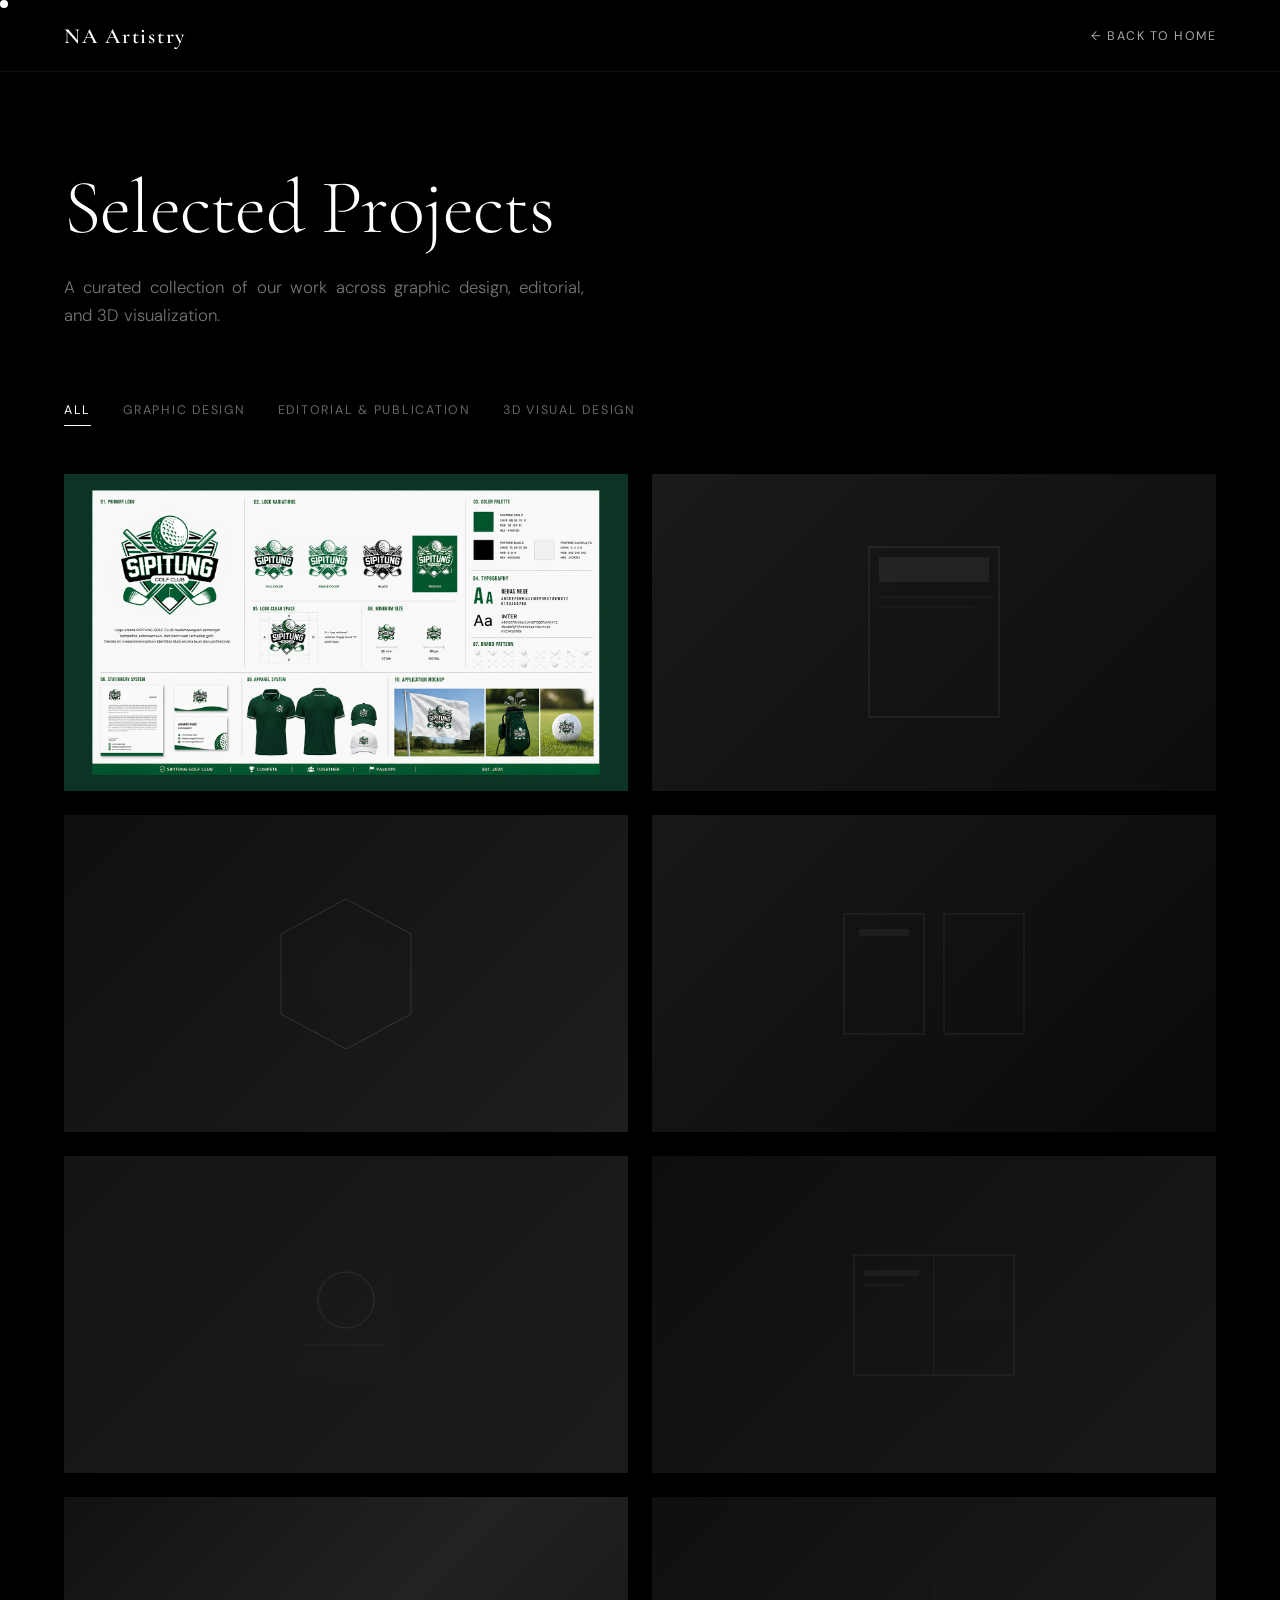
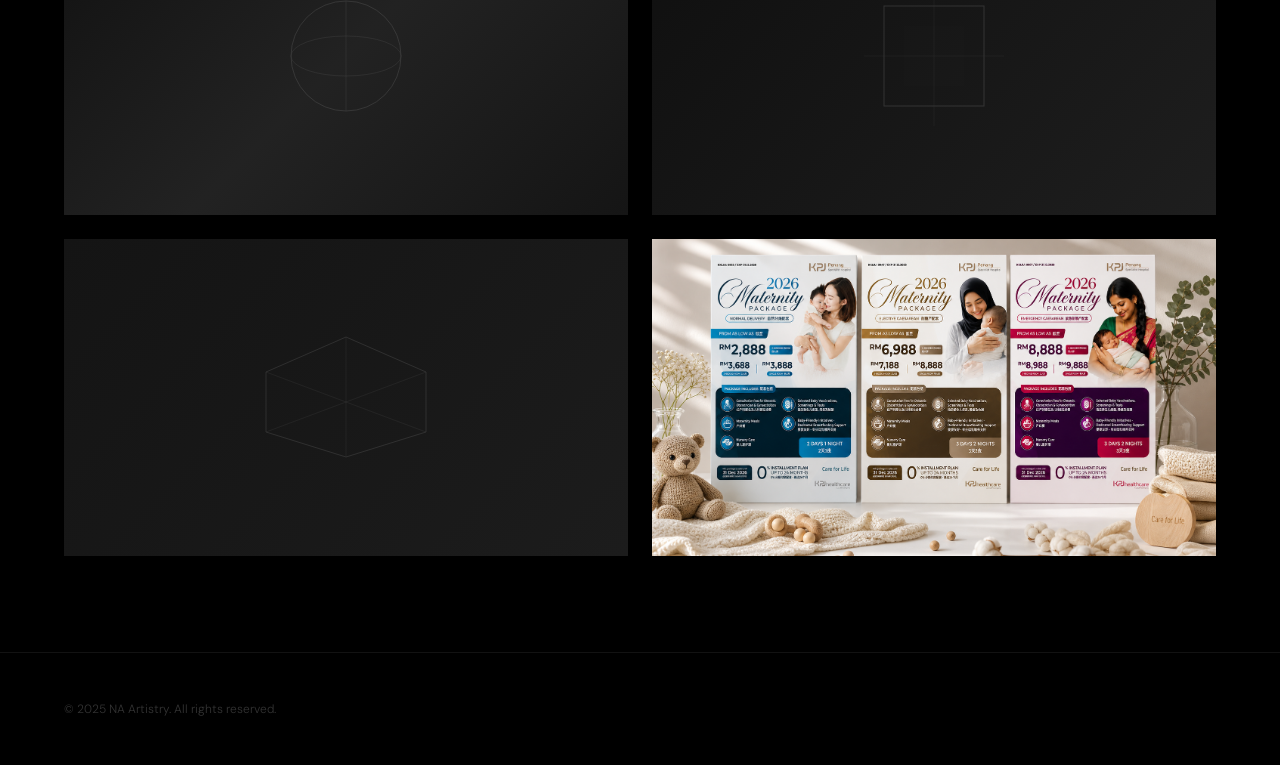
<file: projects.html>
<!DOCTYPE html>
<html lang="en">

<head>
  <meta charset="UTF-8" />
  <meta name="viewport" content="width=device-width, initial-scale=1.0" />
  <title>Projects — NA Artistry</title>
  <meta name="description"
    content="A curated collection of work by NA Artistry across graphic design, editorial, and 3D visualization." />
  <link rel="preconnect" href="https://fonts.googleapis.com">
  <link rel="preconnect" href="https://fonts.gstatic.com" crossorigin>
  <link
    href="https://fonts.googleapis.com/css2?family=Cormorant+Garamond:ital,wght@0,300;0,400;0,600;1,300;1,400&family=DM+Sans:ital,opsz,wght@0,9..40,200;0,9..40,300;0,9..40,400;0,9..40,500;1,9..40,300&display=swap"
    rel="stylesheet">
  <style>
    *,
    *::before,
    *::after {
      box-sizing: border-box;
      margin: 0;
      padding: 0;
    }

    :root {
      --black: #000;
      --white: #FFF;
      --gray-light: #F5F5F5;
      --gray-mid: #E0E0E0;
      --gray-soft: #888;
      --gray-dark: #1A1A1A;
      --font-display: 'Cormorant Garamond', Georgia, serif;
      --font-body: 'DM Sans', system-ui, sans-serif;
      --nav-h: 72px;
      --ease: cubic-bezier(.25, .46, .45, .94);
    }

    html {
      scroll-behavior: smooth;
    }

    body {
      font-family: var(--font-body);
      background: var(--black);
      color: var(--white);
      overflow-x: hidden;
      -webkit-font-smoothing: antialiased;
    }

    /* Scrollbar */
    ::-webkit-scrollbar {
      width: 3px;
    }

    ::-webkit-scrollbar-track {
      background: var(--black);
    }

    ::-webkit-scrollbar-thumb {
      background: var(--gray-soft);
    }

    /* Custom Cursor */
    .cursor-dot {
      position: fixed;
      width: 8px;
      height: 8px;
      background: var(--white);
      border-radius: 50%;
      pointer-events: none;
      z-index: 9999;
      transition: transform .15s var(--ease), opacity .15s;
      mix-blend-mode: difference;
    }

    .cursor-dot.hover {
      transform: scale(4);
      opacity: .6;
    }

    /* Nav */
    nav {
      position: fixed;
      top: 0;
      left: 0;
      right: 0;
      height: var(--nav-h);
      display: flex;
      align-items: center;
      justify-content: space-between;
      padding: 0 5vw;
      z-index: 100;
      background: rgba(0, 0, 0, .92);
      backdrop-filter: blur(16px);
      -webkit-backdrop-filter: blur(16px);
      border-bottom: 1px solid rgba(255, 255, 255, .06);
    }

    .nav-logo {
      font-family: var(--font-display);
      font-size: 1.35rem;
      font-weight: 600;
      letter-spacing: .08em;
      color: var(--white);
      text-decoration: none;
    }

    .nav-back {
      font-size: .78rem;
      font-weight: 400;
      letter-spacing: .12em;
      text-transform: uppercase;
      color: rgba(255, 255, 255, .65);
      text-decoration: none;
      transition: color .25s;
      display: flex;
      align-items: center;
      gap: .5rem;
    }

    .nav-back:hover {
      color: var(--white);
    }

    /* Page Header */
    .page-header {
      padding: calc(var(--nav-h) + 6rem) 5vw 4rem;
      max-width: 800px;
    }

    .page-header h1 {
      font-family: var(--font-display);
      font-size: clamp(2.8rem, 6vw, 5.5rem);
      font-weight: 300;
      line-height: 1.05;
      letter-spacing: -.01em;
      margin-bottom: 1.5rem;
      opacity: 0;
      animation: fadeUp .9s .2s var(--ease) forwards;
    }

    .page-header p {
      font-size: clamp(.9rem, 1.6vw, 1.05rem);
      font-weight: 300;
      color: rgba(255, 255, 255, .45);
      line-height: 1.7;
      max-width: 520px;
      opacity: 0;
      animation: fadeUp .9s .4s var(--ease) forwards;
      text-align: justify;
    }

    /* Filters */
    .filters {
      padding: 0 5vw 3rem;
      display: flex;
      gap: 2rem;
      flex-wrap: wrap;
      opacity: 0;
      animation: fadeUp .9s .5s var(--ease) forwards;
    }

    .filter-btn {
      background: none;
      border: none;
      color: rgba(255, 255, 255, .4);
      font-family: var(--font-body);
      font-size: .78rem;
      font-weight: 400;
      letter-spacing: .14em;
      text-transform: uppercase;
      cursor: pointer;
      padding: .5rem 0;
      position: relative;
      transition: color .3s;
    }

    .filter-btn::after {
      content: '';
      position: absolute;
      bottom: 0;
      left: 0;
      width: 100%;
      height: 1px;
      background: var(--white);
      transform: scaleX(0);
      transform-origin: left;
      transition: transform .4s var(--ease);
    }

    .filter-btn.active,
    .filter-btn:hover {
      color: var(--white);
    }

    .filter-btn.active::after {
      transform: scaleX(1);
    }

    /* Projects Grid */
    .projects-grid {
      padding: 0 5vw 6rem;
      display: grid;
      grid-template-columns: repeat(2, 1fr);
      gap: 1.5rem;
    }

    .project-card {
      position: relative;
      overflow: hidden;
      cursor: pointer;
      background: var(--gray-dark);
      aspect-ratio: 16/9;
      opacity: 0;
      transform: translateY(32px);
      transition: opacity .6s var(--ease), transform .6s var(--ease);
    }

    .project-card.visible {
      opacity: 1;
      transform: translateY(0);
    }

    .project-card.hidden {
      display: none;
    }

    .project-card .card-img {
      position: absolute;
      inset: 0;
      width: 100%;
      height: 100%;
      object-fit: cover;
      transition: transform .6s var(--ease);
    }

    .project-card .card-placeholder {
      position: absolute;
      inset: 0;
      display: flex;
      align-items: center;
      justify-content: center;
      transition: transform .6s var(--ease);
    }

    .project-card:hover .card-img,
    .project-card:hover .card-placeholder {
      transform: scale(1.05);
    }

    .card-overlay {
      position: absolute;
      inset: 0;
      background: rgba(0, 0, 0, .7);
      display: flex;
      flex-direction: column;
      justify-content: flex-end;
      padding: 2rem;
      opacity: 0;
      transition: opacity .35s var(--ease);
    }

    .project-card:hover .card-overlay {
      opacity: 1;
    }

    .card-cat {
      font-size: .65rem;
      font-weight: 500;
      letter-spacing: .2em;
      text-transform: uppercase;
      color: rgba(255, 255, 255, .5);
      margin-bottom: .5rem;
    }

    .card-title {
      font-family: var(--font-display);
      font-size: 1.4rem;
      font-weight: 400;
      color: var(--white);
      line-height: 1.2;
      margin-bottom: .8rem;
    }

    .card-cta {
      font-size: .72rem;
      letter-spacing: .14em;
      text-transform: uppercase;
      color: rgba(255, 255, 255, .6);
    }

    .card-arrow {
      position: absolute;
      top: 1.5rem;
      right: 1.5rem;
      width: 32px;
      height: 32px;
      border: 1px solid rgba(255, 255, 255, .3);
      display: flex;
      align-items: center;
      justify-content: center;
      color: var(--white);
      font-size: .9rem;
      transform: rotate(-45deg) scale(.8);
      opacity: 0;
      transition: transform .3s var(--ease), opacity .3s;
    }

    .project-card:hover .card-arrow {
      opacity: 1;
      transform: rotate(0) scale(1);
    }

    /* Placeholder gradients */
    .ph-1 {
      background: linear-gradient(135deg, #111, #222 50%, #151515);
    }

    .ph-2 {
      background: linear-gradient(135deg, #1a1a1a, #0d0d0d);
    }

    .ph-3 {
      background: linear-gradient(135deg, #0f0f0f, #1e1e1e);
    }

    .ph-4 {
      background: linear-gradient(135deg, #181818, #0a0a0a);
    }

    .ph-5 {
      background: linear-gradient(135deg, #141414, #1c1c1c);
    }

    .ph-6 {
      background: linear-gradient(135deg, #0e0e0e, #191919);
    }

    .p-art {
      opacity: .12;
      pointer-events: none;
    }

    /* Modal */
    .modal-overlay {
      position: fixed;
      inset: 0;
      background: rgba(0, 0, 0, .92);
      backdrop-filter: blur(12px);
      z-index: 500;
      opacity: 0;
      pointer-events: none;
      transition: opacity .4s var(--ease);
      overflow-y: auto;
    }

    .modal-overlay.open {
      opacity: 1;
      pointer-events: all;
    }

    .modal-close {
      position: fixed;
      top: 1.5rem;
      right: 2rem;
      z-index: 510;
      background: none;
      border: 1px solid rgba(255, 255, 255, .2);
      color: var(--white);
      width: 44px;
      height: 44px;
      font-size: 1.2rem;
      cursor: pointer;
      display: flex;
      align-items: center;
      justify-content: center;
      transition: border-color .25s, transform .25s;
    }

    .modal-close:hover {
      border-color: var(--white);
      transform: rotate(90deg);
    }

    .modal-content {
      max-width: 900px;
      margin: 6rem auto 4rem;
      padding: 0 5vw;
    }

    .modal-hero {
      width: 100%;
      aspect-ratio: 16/9;
      background: var(--gray-dark);
      margin-bottom: 3rem;
      overflow: hidden;
      display: flex;
      align-items: center;
      justify-content: center;
    }

    .modal-hero img {
      width: 100%;
      height: 100%;
      object-fit: cover;
    }

    .modal-cat {
      font-size: .65rem;
      font-weight: 500;
      letter-spacing: .25em;
      text-transform: uppercase;
      color: rgba(255, 255, 255, .4);
      margin-bottom: 1rem;
    }

    .modal-title {
      font-family: var(--font-display);
      font-size: clamp(2rem, 4vw, 3.5rem);
      font-weight: 300;
      margin-bottom: 1.5rem;
      line-height: 1.1;
    }

    .modal-desc {
      font-size: .95rem;
      font-weight: 300;
      color: rgba(255, 255, 255, .55);
      line-height: 1.75;
      max-width: 600px;
      margin-bottom: 3rem;
      text-align: justify;
    }
    
    .modal-desc p {
      margin-bottom: 1rem;
    }
    
    .modal-desc ul {
      margin-bottom: 1rem;
      padding-left: 1.5rem;
    }

    .modal-gallery {
      display: grid;
      grid-template-columns: 1fr 1fr;
      gap: 1rem;
      margin-bottom: 3rem;
    }

    .modal-gallery-item {
      aspect-ratio: 210/297; /* A4 size ratio */
      background: var(--gray-dark);
      overflow: hidden;
      display: flex;
      align-items: center;
      justify-content: center;
    }

    .modal-gallery-item img {
      width: 100%;
      height: 100%;
      object-fit: cover;
    }

    /* Footer */
    footer {
      background: var(--black);
      border-top: 1px solid rgba(255, 255, 255, .07);
      padding: 3rem 5vw;
      text-align: center;
    }

    .footer-copy {
      font-size: .75rem;
      font-weight: 300;
      color: rgba(255, 255, 255, .2);
      text-align: justify;
    }

    /* Animations */
    @keyframes fadeUp {
      from {
        opacity: 0;
        transform: translateY(28px);
      }

      to {
        opacity: 1;
        transform: translateY(0);
      }
    }

    /* Responsive */
    @media (max-width:900px) {
      .projects-grid {
        grid-template-columns: 1fr;
      }

      .modal-gallery {
        grid-template-columns: 1fr;
      }
    }

    @media (max-width:600px) {
      .projects-grid {
        grid-template-columns: 1fr;
      }

      .filters {
        gap: 1.2rem;
      }

      .page-header {
        padding-top: calc(var(--nav-h) + 4rem);
      }
    }
  </style>
</head>

<body>
  <div class="cursor-dot" id="cursorDot"></div>

  <!-- NAV -->
  <nav>
    <a href="index.html" class="nav-logo" data-edit="PortfolioNav_Logo">NA Artistry</a>
    <a href="index.html" class="nav-back" data-edit="PortfolioNav_Back">← Back to Home</a>
  </nav>

  <!-- HEADER -->
  <header class="page-header">
    <h1 data-edit="PortfolioHeader_Title">Selected Projects</h1>
    <p data-edit="PortfolioHeader_Desc">A curated collection of our work across graphic design, editorial, and 3D visualization.</p>
  </header>

  <!-- FILTERS -->
  <div class="filters" id="filters">
    <button class="filter-btn active" data-filter="all" data-edit="PortfolioFilter_All">All</button>
    <button class="filter-btn" data-filter="graphic-design" data-edit="PortfolioFilter_Graphic">Graphic Design</button>
    <button class="filter-btn" data-filter="editorial" data-edit="PortfolioFilter_Editorial">Editorial &amp; Publication</button>
    <button class="filter-btn" data-filter="3d-visual" data-edit="PortfolioFilter_3D">3D Visual Design</button>
  </div>

  <!-- GRID -->
  <div class="projects-grid" id="projectsGrid">

    <div class="project-card" data-category="graphic-design" data-index="0">
      <img src="MOCKUP.jpg" class="card-img" alt="Minimal Identity System">
      <div class="card-overlay">
        <p class="card-cat" data-edit="PortfolioProject_0_Cat">Branding</p>
        <p class="card-title" data-edit="PortfolioProject_0_Title">Minimal Identity System</p>
        <p class="card-cta" data-edit="PortfolioProject_0_CTA">View Project →</p>
      </div>
      <div class="card-arrow">↗</div>
      <div class="card-desc" style="display:none;" data-edit="PortfolioProject_0_Desc">A bold and structured logo inspired by the core elements of golf. Featuring a central ball and crossed clubs within a shield form, the design represents precision, strength, and tradition. Built with clean geometry and strong typography, the logo ensures clarity, versatility, and a consistent presence across all brand touchpoints.</div>
      <div class="card-gallery" style="display:none;" data-gallery="Branding-01.jpg,Branding-02.jpg,Branding-03.jpg,Branding-04.jpg"></div>
      <div class="card-ph" style="display:none;" data-ph="ph-1"></div>
    </div>

    <div class="project-card" data-category="editorial" data-index="1">
      <div class="card-placeholder ph-2">
        <svg class="p-art" width="160" height="200" viewBox="0 0 160 200">
          <rect x="15" y="15" width="130" height="170" stroke="white" stroke-width="1" fill="none" />
          <rect x="25" y="25" width="110" height="25" fill="white" opacity=".5" />
          <line x1="25" y1="65" x2="140" y2="65" stroke="white" stroke-width=".5" />
          <line x1="25" y1="75" x2="120" y2="75" stroke="white" stroke-width=".5" />
        </svg>
      </div>
      <div class="card-overlay">
        <p class="card-cat" data-edit="PortfolioProject_1_Cat">Editorial</p>
        <p class="card-title" data-edit="PortfolioProject_1_Title">Book Cover Design</p>
        <p class="card-cta" data-edit="PortfolioProject_1_CTA">View Project →</p>
      </div>
      <div class="card-arrow">↗</div>
      <div class="card-desc" style="display:none;" data-edit="PortfolioProject_1_Desc">A striking book cover designed with clarity and elegance. Clean typographic hierarchy, compelling imagery, and a cohesive layout system that turns content into a visually engaging narrative.</div>
      <div class="card-gallery" style="display:none;" data-gallery=""></div>
      <div class="card-ph" style="display:none;" data-ph="ph-2"></div>
    </div>

    <div class="project-card" data-category="3d-visual" data-index="2">
      <div class="card-placeholder ph-3">
        <svg class="p-art" width="160" height="180" viewBox="0 0 160 180">
          <polygon points="80,15 145,50 145,130 80,165 15,130 15,50" stroke="white" stroke-width="1" fill="none" />
          <polygon points="80,45 115,65 115,115 80,135 45,115 45,65" fill="white" opacity=".06" />
        </svg>
      </div>
      <div class="card-overlay">
        <p class="card-cat" data-edit="PortfolioProject_2_Cat">3D Visual</p>
        <p class="card-title" data-edit="PortfolioProject_2_Title">Product Visualisation</p>
        <p class="card-cta" data-edit="PortfolioProject_2_CTA">View Project →</p>
      </div>
      <div class="card-arrow">↗</div>
      <div class="card-desc" style="display:none;" data-edit="PortfolioProject_2_Desc">Photorealistic 3D renders of consumer products before manufacturing. Each angle carefully lit and composed to showcase form, material, and detail at the highest fidelity.</div>
      <div class="card-gallery" style="display:none;" data-gallery=""></div>
      <div class="card-ph" style="display:none;" data-ph="ph-3"></div>
    </div>

    <div class="project-card" data-category="graphic-design" data-index="3">
      <div class="card-placeholder ph-4">
        <svg class="p-art" width="200" height="140" viewBox="0 0 200 140">
          <rect x="10" y="10" width="80" height="120" stroke="white" stroke-width=".8" fill="none" />
          <rect x="110" y="10" width="80" height="120" stroke="white" stroke-width=".8" fill="none" />
          <rect x="25" y="25" width="50" height="7" fill="white" opacity=".4" />
        </svg>
      </div>
      <div class="card-overlay">
        <p class="card-cat" data-edit="PortfolioProject_3_Cat">Branding</p>
        <p class="card-title" data-edit="PortfolioProject_3_Title">Corporate Brand Guidelines</p>
        <p class="card-cta" data-edit="PortfolioProject_3_CTA">View Project →</p>
      </div>
      <div class="card-arrow">↗</div>
      <div class="card-desc" style="display:none;" data-edit="PortfolioProject_3_Desc">A modular brand guideline document covering logo usage, typography, iconography, photography direction, and digital application rules — ensuring consistency across every touchpoint.</div>
      <div class="card-gallery" style="display:none;" data-gallery=""></div>
      <div class="card-ph" style="display:none;" data-ph="ph-4"></div>
    </div>

    <div class="project-card" data-category="graphic-design" data-index="4">
      <div class="card-placeholder ph-5">
        <svg class="p-art" width="120" height="150" viewBox="0 0 120 150">
          <rect x="10" y="10" width="100" height="130" fill="white" opacity=".04" stroke="white" stroke-width=".8" />
          <circle cx="60" cy="60" r="28" stroke="white" stroke-width=".8" fill="none" />
          <line x1="20" y1="105" x2="100" y2="105" stroke="white" stroke-width=".5" />
        </svg>
      </div>
      <div class="card-overlay">
        <p class="card-cat" data-edit="PortfolioProject_4_Cat">Poster Design</p>
        <p class="card-title" data-edit="PortfolioProject_4_Title">Campaign Series</p>
        <p class="card-cta" data-edit="PortfolioProject_4_CTA">View Project →</p>
      </div>
      <div class="card-arrow">↗</div>
      <div class="card-desc" style="display:none;" data-edit="PortfolioProject_4_Desc">A series of five interconnected campaign posters designed for maximum visual impact. Bold compositions with restrained colour palettes create a unified yet dynamic system.</div>
      <div class="card-gallery" style="display:none;" data-gallery=""></div>
      <div class="card-ph" style="display:none;" data-ph="ph-5"></div>
    </div>

    <div class="project-card" data-category="editorial" data-index="5">
      <div class="card-placeholder ph-6">
        <svg class="p-art" width="180" height="140" viewBox="0 0 180 140">
          <rect x="10" y="10" width="160" height="120" stroke="white" stroke-width=".8" fill="none" />
          <line x1="90" y1="10" x2="90" y2="130" stroke="white" stroke-width=".5" />
          <rect x="20" y="25" width="55" height="6" fill="white" opacity=".35" />
          <rect x="20" y="38" width="40" height="4" fill="white" opacity=".2" />
          <rect x="100" y="25" width="60" height="50" fill="white" opacity=".06" />
        </svg>
      </div>
      <div class="card-overlay">
        <p class="card-cat" data-edit="PortfolioProject_5_Cat">Editorial</p>
        <p class="card-title" data-edit="PortfolioProject_5_Title">Magazine Layout System</p>
        <p class="card-cta" data-edit="PortfolioProject_5_CTA">View Project →</p>
      </div>
      <div class="card-arrow">↗</div>
      <div class="card-desc" style="display:none;" data-edit="PortfolioProject_5_Desc">A flexible editorial grid system designed for a quarterly lifestyle magazine. Modular templates allow for creative variation while maintaining brand consistency across every issue.</div>
      <div class="card-gallery" style="display:none;" data-gallery=""></div>
      <div class="card-ph" style="display:none;" data-ph="ph-6"></div>
    </div>

    <div class="project-card" data-category="3d-visual" data-index="6">
      <div class="card-placeholder ph-1">
        <svg class="p-art" width="160" height="160" viewBox="0 0 160 160">
          <circle cx="80" cy="80" r="55" stroke="white" stroke-width=".8" fill="none" />
          <ellipse cx="80" cy="80" rx="55" ry="20" stroke="white" stroke-width=".5" fill="none" />
          <line x1="80" y1="25" x2="80" y2="135" stroke="white" stroke-width=".5" />
        </svg>
      </div>
      <div class="card-overlay">
        <p class="card-cat" data-edit="PortfolioProject_6_Cat">3D Visual</p>
        <p class="card-title" data-edit="PortfolioProject_6_Title">Concept Rendering Suite</p>
        <p class="card-cta" data-edit="PortfolioProject_6_CTA">View Project →</p>
      </div>
      <div class="card-arrow">↗</div>
      <div class="card-desc" style="display:none;" data-edit="PortfolioProject_6_Desc">A collection of concept renders exploring material studies, lighting techniques, and spatial compositions — pushing the boundary between digital art and commercial visualization.</div>
      <div class="card-gallery" style="display:none;" data-gallery=""></div>
      <div class="card-ph" style="display:none;" data-ph="ph-1"></div>
    </div>

    <div class="project-card" data-category="graphic-design" data-index="7">
      <div class="card-placeholder ph-3">
        <svg class="p-art" width="140" height="140" viewBox="0 0 140 140">
          <rect x="20" y="20" width="100" height="100" stroke="white" stroke-width="1" fill="none" />
          <rect x="40" y="40" width="60" height="60" stroke="white" stroke-width=".5" fill="white" opacity=".05" />
          <line x1="0" y1="70" x2="140" y2="70" stroke="white" stroke-width=".3" />
          <line x1="70" y1="0" x2="70" y2="140" stroke="white" stroke-width=".3" />
        </svg>
      </div>
      <div class="card-overlay">
        <p class="card-cat" data-edit="PortfolioProject_7_Cat">Branding</p>
        <p class="card-title" data-edit="PortfolioProject_7_Title">Visual Identity Refresh</p>
        <p class="card-cta" data-edit="PortfolioProject_7_CTA">View Project →</p>
      </div>
      <div class="card-arrow">↗</div>
      <div class="card-desc" style="display:none;" data-edit="PortfolioProject_7_Desc">A thoughtful evolution of an established brand — modernising the visual language while preserving brand equity. Updated logo, extended colour system, and refreshed collateral.</div>
      <div class="card-gallery" style="display:none;" data-gallery=""></div>
      <div class="card-ph" style="display:none;" data-ph="ph-3"></div>
    </div>

    <div class="project-card" data-category="3d-visual" data-index="8">
      <div class="card-placeholder ph-5">
        <svg class="p-art" width="180" height="140" viewBox="0 0 180 140">
          <polygon points="90,10 170,45 170,105 90,130 10,105 10,45" stroke="white" stroke-width=".8" fill="none" />
          <line x1="90" y1="10" x2="90" y2="130" stroke="white" stroke-width=".4" />
          <line x1="10" y1="45" x2="170" y2="105" stroke="white" stroke-width=".4" />
          <line x1="170" y1="45" x2="10" y2="105" stroke="white" stroke-width=".4" />
        </svg>
      </div>
      <div class="card-overlay">
        <p class="card-cat" data-edit="PortfolioProject_8_Cat">3D Visual</p>
        <p class="card-title" data-edit="PortfolioProject_8_Title">Architectural Walkthrough</p>
        <p class="card-cta" data-edit="PortfolioProject_8_CTA">View Project →</p>
      </div>
      <div class="card-arrow">↗</div>
      <div class="card-desc" style="display:none;" data-edit="PortfolioProject_8_Desc">An immersive 3D walkthrough of a residential development project. Realistic lighting, materials, and landscaping bring the space to life before construction begins.</div>
      <div class="card-gallery" style="display:none;" data-gallery=""></div>
      <div class="card-ph" style="display:none;" data-ph="ph-5"></div>
    </div>

    <div class="project-card" data-category="graphic-design" data-index="9">
      <img src="MATERNITY HEADER.png" class="card-img" alt="Maternity Campaign 2026">
      <div class="card-overlay">
        <p class="card-cat" data-edit="PortfolioProject_9_Cat">Graphic Design</p>
        <p class="card-title" data-edit="PortfolioProject_9_Title">Maternity Campaign 2026</p>
        <p class="card-cta" data-edit="PortfolioProject_9_CTA">View Project →</p>
      </div>
      <div class="card-arrow">↗</div>
      <div class="card-desc" style="display:none;" data-edit="PortfolioProject_9_Desc"><p style="font-size: 1.1em; color: #fff; margin-top: -0.5rem; margin-bottom: 1.5rem;">for KPJ Penang Specialist Hospital</p><p>A cohesive healthcare campaign designed to promote maternity packages through a clear and emotionally engaging visual system. The project focuses on building trust, clarity, and premium perception within a medical context.</p><p>The campaign consists of three key visuals representing different service tiers:</p><ul><li>Normal Delivery</li><li>Elective Caesarean</li><li>Emergency Caesarean</li></ul><p>Each visual maintains a consistent layout structure while using distinct color accents to differentiate the package types.</p><p><strong>Design Direction:</strong></p><ul><li>Clean and modern healthcare aesthetic</li><li>Soft, warm, and emotional tone</li><li>Strong typography hierarchy for pricing and information clarity</li><li>Consistent grid system across all visuals</li><li>Balanced composition between image and information</li></ul></div>
      <div class="card-gallery" style="display:none;" data-gallery="MATERNITY1.jpg,MATERNITY2.jpg,MATERNITY3.jpg"></div>
      <div class="card-ph" style="display:none;" data-ph="ph-2"></div>
    </div>

  </div>

  <!-- MODAL -->
  <div class="modal-overlay" id="modal">
    <button class="modal-close" id="modalClose">✕</button>
    <div class="modal-content">
      <div class="modal-hero" id="modalHero"></div>
      <p class="modal-cat" id="modalCat"></p>
      <h2 class="modal-title" id="modalTitle"></h2>
      <div class="modal-desc" id="modalDesc"></div>
      <div class="modal-gallery" id="modalGallery"></div>
    </div>
  </div>

  <!-- FOOTER -->
  <footer>
    <p class="footer-copy" data-edit="PortfolioFooter_Copyright">© 2025 NA Artistry. All rights reserved.</p>
  </footer>

  <script src="cms.js"></script>
  <script>
    // Filter logic
    const filterBtns = document.querySelectorAll('.filter-btn');
    const cards = document.querySelectorAll('.project-card');

    filterBtns.forEach(btn => {
      btn.addEventListener('click', () => {
        filterBtns.forEach(b => b.classList.remove('active'));
        btn.classList.add('active');
        const filter = btn.dataset.filter;
        cards.forEach(card => {
          const match = filter === 'all' || card.dataset.category === filter;
          if (match) {
            card.classList.remove('hidden');
            setTimeout(() => card.classList.add('visible'), 50);
          } else {
            card.classList.remove('visible');
            setTimeout(() => card.classList.add('hidden'), 400);
          }
        });
      });
    });

    // Scroll reveal
    const observer = new IntersectionObserver(entries => {
      entries.forEach(entry => {
        if (entry.isIntersecting) {
          entry.target.classList.add('visible');
          observer.unobserve(entry.target);
        }
      });
    }, { threshold: .1, rootMargin: '0px 0px -40px 0px' });
    cards.forEach(c => observer.observe(c));

    // Modal
    const modal = document.getElementById('modal');
    const modalClose = document.getElementById('modalClose');

    cards.forEach(card => {
      card.addEventListener('click', () => {
        const cat = card.querySelector('.card-cat').textContent;
        const title = card.querySelector('.card-title').textContent;
        const desc = card.querySelector('.card-desc').innerHTML;
        const ph = card.querySelector('.card-ph').dataset.ph;
        const galleryRaw = card.querySelector('.card-gallery').dataset.gallery;
        const galleryArr = galleryRaw ? galleryRaw.split(',').filter(s => s.trim() !== "") : [];

        document.getElementById('modalCat').textContent = cat;
        document.getElementById('modalTitle').textContent = title;
        document.getElementById('modalDesc').innerHTML = desc;
        
        // Clone the SVG or image from card into modal hero
        const heroEl = document.getElementById('modalHero');
        heroEl.className = 'modal-hero ' + ph;
        const svg = card.querySelector('.p-art');
        const img = card.querySelector('.card-img');
        if (img) {
          heroEl.innerHTML = `<img src="${img.getAttribute('src')}" alt="${img.getAttribute('alt')}">`;
        } else {
          heroEl.innerHTML = svg ? svg.outerHTML.replace('class="p-art"', 'class="p-art" style="opacity:.15;width:40%;height:auto"') : '';
        }
        // Gallery placeholders or images
        const gallery = document.getElementById('modalGallery');
        gallery.innerHTML = '';
        
        if (galleryArr.length > 0) {
          gallery.style.gridTemplateColumns = galleryArr.length === 3 ? 'repeat(3, 1fr)' : '1fr 1fr';
          galleryArr.forEach((src, i) => {
            const item = document.createElement('div');
            item.className = 'modal-gallery-item';
            const gImg = document.createElement('img');
            gImg.src = src;
            gImg.alt = title + ' gallery ' + (i + 1);
            item.appendChild(gImg);
            gallery.appendChild(item);
          });
        } else {
          gallery.style.gridTemplateColumns = '1fr 1fr';
          for (let i = 0; i < 4; i++) {
            const item = document.createElement('div');
            item.className = 'modal-gallery-item ' + ['ph-1', 'ph-2', 'ph-3', 'ph-4'][i];
            gallery.appendChild(item);
          }
        }
        
        modal.classList.add('open');
        document.body.style.overflow = 'hidden';
      });
    });

    modalClose.addEventListener('click', () => {
      modal.classList.remove('open');
      document.body.style.overflow = '';
    });
    modal.addEventListener('click', e => {
      if (e.target === modal) { modal.classList.remove('open'); document.body.style.overflow = ''; }
    });
    document.addEventListener('keydown', e => {
      if (e.key === 'Escape' && modal.classList.contains('open')) { modal.classList.remove('open'); document.body.style.overflow = ''; }
    });

    // Custom cursor
    const dot = document.getElementById('cursorDot');
    if (window.matchMedia('(pointer:fine)').matches) {
      document.addEventListener('mousemove', e => { dot.style.left = e.clientX - 4 + 'px'; dot.style.top = e.clientY - 4 + 'px'; });
      document.querySelectorAll('.project-card, .filter-btn, a, button').forEach(el => {
        el.addEventListener('mouseenter', () => dot.classList.add('hover'));
        el.addEventListener('mouseleave', () => dot.classList.remove('hover'));
      });
    } else { dot.style.display = 'none'; }
  </script>
</body>

</html>
</file>
<file: style.css>
/* NA Artistry — Premium Cinematic Design System */

:root {
  --black: #000000;
  --white: #FFFFFF;
  --gray-light: #F5F5F5;
  --gray-mid: #E0E0E0;
  --gray-soft: #888888;
  --gray-dark: #111111;
  --font-display: 'Cormorant Garamond', Georgia, serif;
  --font-body: 'DM Sans', system-ui, sans-serif;
  --nav-h: 72px;
  --ease: cubic-bezier(0.25, 0.46, 0.45, 0.94);
}

*, *::before, *::after { box-sizing: border-box; margin: 0; padding: 0; }

html { scroll-behavior: smooth; background: var(--black); }

body {
  font-family: var(--font-body);
  background: var(--black);
  color: var(--white);
  overflow-x: hidden;
  -webkit-font-smoothing: antialiased;
  line-height: 1.6;
}

/* REMOVE ALL BLUE FOCUS OUTLINES */
*, *:focus, *:focus-visible { outline: none !important; box-shadow: none !important; }
a:focus, button:focus { outline: none !important; }

/* SCROLLBAR */
::-webkit-scrollbar { width: 3px; }
::-webkit-scrollbar-track { background: var(--black); }
::-webkit-scrollbar-thumb { background: #333; }

/* CURSOR */
.cursor-dot {
  position: fixed; width: 8px; height: 8px;
  background: var(--white); border-radius: 50%;
  pointer-events: none; z-index: 9999;
  transition: transform 0.15s var(--ease);
  mix-blend-mode: difference;
}
.cursor-dot.hover { transform: scale(4); opacity: 0.6; }

/* NAV */
nav {
  position: fixed; top: 0; left: 0; right: 0;
  height: var(--nav-h); display: flex;
  align-items: center; justify-content: space-between;
  padding: 0 5vw; z-index: 100;
  background: transparent;
  transition: background 0.4s var(--ease), border-bottom 0.4s var(--ease);
}
nav.scrolled {
  background: rgba(0, 0, 0, 0.88);
  backdrop-filter: blur(20px);
  -webkit-backdrop-filter: blur(20px);
  border-bottom: 1px solid rgba(255, 255, 255, 0.06);
}
.nav-logo {
  font-family: var(--font-display); font-size: 1.4rem;
  font-weight: 600; letter-spacing: 0.05em;
  color: var(--white); text-decoration: none;
  display: flex; align-items: center;
}
.nav-logo img { max-height: 36px; width: auto; display: block; }
.nav-links { display: flex; gap: 2.5rem; list-style: none; }
.nav-links a {
  color: rgba(255, 255, 255, 0.55); text-decoration: none;
  font-size: 0.75rem; font-weight: 400; letter-spacing: 0.15em;
  text-transform: uppercase; transition: color 0.3s;
}
.nav-links a:hover { color: var(--white); }
.nav-cta {
  font-size: 0.72rem; font-weight: 500; letter-spacing: 0.12em;
  text-transform: uppercase; color: var(--black);
  background: var(--white); padding: 0.6rem 1.5rem;
  text-decoration: none; transition: background 0.3s var(--ease);
}
.nav-cta:hover { background: var(--gray-mid); }

/* HAMBURGER */
.hamburger {
  display: none; flex-direction: column; gap: 5px;
  cursor: pointer; background: none; border: none; padding: 4px;
}
.hamburger span {
  display: block; width: 24px; height: 1.5px;
  background: var(--white); transition: transform 0.3s, opacity 0.3s;
}
.hamburger.open span:nth-child(1) { transform: translateY(6.5px) rotate(45deg); }
.hamburger.open span:nth-child(2) { opacity: 0; }
.hamburger.open span:nth-child(3) { transform: translateY(-6.5px) rotate(-45deg); }

/* MOBILE MENU */
.mobile-menu {
  display: none; position: fixed; inset: 0;
  background: var(--black); z-index: 99;
  flex-direction: column; align-items: center;
  justify-content: center; gap: 2.5rem;
  opacity: 0; pointer-events: none;
  transition: opacity 0.35s var(--ease);
}
.mobile-menu.open { opacity: 1; pointer-events: all; }
.mobile-link {
  font-family: var(--font-display); font-size: 2.5rem;
  color: var(--white); text-decoration: none; font-weight: 300;
}

/* HERO */
#hero {
  position: relative;
  height: 100vh;
  min-height: 650px;
  background: var(--black);
  overflow: hidden;
}
.hero-slides-wrapper { position: absolute; inset: 0; }
.hero-slide {
  position: absolute; inset: 0; opacity: 0; visibility: hidden;
  transition: opacity 1.2s var(--ease), visibility 1.2s;
  display: flex; align-items: center; justify-content: center;
}
.hero-slide.active { opacity: 1; visibility: visible; z-index: 2; }
.slide-bg {
  position: absolute; inset: 0;
  background-size: cover; background-position: center;
  transform: scale(1.06);
  transition: transform 8s linear;
}
.hero-slide.active .slide-bg { transform: scale(1); }
.slide-bg-1 { background-image: url('./BACK.png'); }
.slide-bg-2 { background-image: url('./3D HEADER.jpg'); }
.slide-bg-3 { background-image: url('./HEADER BRAND.png'); }

.hero-vignette {
  position: absolute; inset: 0; z-index: 1;
  background: linear-gradient(to bottom, rgba(0,0,0,0.3) 0%, rgba(0,0,0,0.55) 100%);
}
.hero-noise {
  position: absolute; inset: 0; z-index: 2;
  pointer-events: none; opacity: 0.12; mix-blend-mode: overlay;
  background-image: url("data:image/svg+xml,%3Csvg viewBox='0 0 250 250' xmlns='http://www.w3.org/2000/svg'%3E%3Cfilter id='n'%3E%3CfeTurbulence type='fractalNoise' baseFrequency='0.7' numOctaves='3' stitchTiles='stitch'/%3E%3C/filter%3E%3Crect width='100%25' height='100%25' filter='url(%23n)'/%3E%3C/svg%3E");
}
.slide-content {
  position: relative; z-index: 3;
  text-align: center; max-width: 900px; padding: 0 5vw;
  opacity: 0; transform: translateY(30px);
  transition: opacity 1s 0.4s var(--ease), transform 1s 0.4s var(--ease);
}
.hero-slide.active .slide-content { opacity: 1; transform: translateY(0); }
.hero-eyebrow {
  font-size: 0.72rem; font-weight: 400; letter-spacing: 0.4em;
  text-transform: uppercase; color: rgba(255,255,255,0.5); margin-bottom: 2rem;
}
.hero-title {
  font-family: var(--font-display);
  font-size: clamp(3.2rem, 7.5vw, 7.5rem);
  font-weight: 300; line-height: 1.05;
  color: var(--white); margin-bottom: 2rem;
}
.hero-title em { font-style: italic; }
.hero-sub {
  font-size: clamp(0.95rem, 1.4vw, 1.1rem); font-weight: 300;
  color: rgba(255,255,255,0.6); max-width: 540px; margin: 0 auto 3.5rem;
}
.hero-btns { display: flex; gap: 1.2rem; justify-content: center; flex-wrap: wrap; }
.hero-dots {
  position: absolute; bottom: 2.5rem; right: 5vw;
  display: flex; gap: 10px; z-index: 10;
}
.dot {
  width: 8px; height: 8px; border-radius: 50%;
  background: transparent; border: 1px solid rgba(255,255,255,0.4);
  cursor: pointer; padding: 0; transition: background 0.3s, border-color 0.3s;
}
.dot.active { background: var(--white); border-color: var(--white); }
.hero-scroll {
  position: absolute; bottom: 2.5rem; left: 50%;
  transform: translateX(-50%); display: flex;
  flex-direction: column; align-items: center; gap: 0.5rem;
  color: rgba(255,255,255,0.3); font-size: 0.65rem;
  letter-spacing: 0.2em; text-transform: uppercase; z-index: 10;
}
.hero-scroll-line {
  width: 1px; height: 40px;
  background: rgba(255,255,255,0.2);
}

/* BUTTONS */
.btn-primary {
  display: inline-block; padding: 1rem 2.8rem;
  background: var(--white); color: var(--black);
  font-size: 0.78rem; font-weight: 600; letter-spacing: 0.15em;
  text-transform: uppercase; text-decoration: none;
  transition: background 0.3s, transform 0.2s;
}
.btn-primary:hover { background: var(--gray-mid); transform: translateY(-2px); }
.btn-outline {
  display: inline-block; padding: 1rem 2.8rem;
  border: 1px solid rgba(255,255,255,0.35);
  color: var(--white); font-size: 0.78rem; letter-spacing: 0.15em;
  text-transform: uppercase; text-decoration: none;
  transition: border-color 0.3s, background 0.3s;
}
.btn-outline:hover { border-color: var(--white); background: rgba(255,255,255,0.06); }
.btn-wa {
  display: inline-flex; align-items: center; gap: 0.75rem;
  padding: 1rem 2.5rem; background: var(--white); color: var(--black);
  font-size: 0.82rem; font-weight: 500; letter-spacing: 0.14em;
  text-transform: uppercase; text-decoration: none;
  transition: background 0.25s, transform 0.2s;
}
.btn-wa:hover { background: var(--gray-mid); transform: translateY(-3px); }
.btn-wa svg { width: 18px; height: 18px; flex-shrink: 0; }

/* SECTIONS COMMON */
section { padding: 11rem 5vw; }
.section-label {
  font-size: 0.68rem; font-weight: 600; letter-spacing: 0.3em;
  text-transform: uppercase; color: rgba(255,255,255,0.3); margin-bottom: 1.5rem;
}
.section-title {
  font-family: var(--font-display);
  font-size: clamp(2.5rem, 5.5vw, 5rem);
  font-weight: 300; line-height: 1.08;
}

/* ABOUT */
#about { background: var(--black); }
#about .section-label { color: rgba(255,255,255,0.3); }
#about .section-title { color: var(--white); }
.about-grid { display: grid; grid-template-columns: 1fr 1.2fr; gap: 10vw; align-items: start; }
.about-intro {
  font-size: 1.2rem; font-weight: 300; color: rgba(255,255,255,0.6);
  line-height: 1.8; margin-bottom: 4rem;
}
.about-highlights { display: grid; grid-template-columns: 1fr 1fr; gap: 2.5rem; }
.highlight-item { border-top: 1px solid rgba(255,255,255,0.1); padding-top: 1.8rem; }
.highlight-item h4 {
  font-family: var(--font-display); font-size: 1.3rem;
  font-weight: 300; color: var(--white); margin-bottom: 0.6rem;
}
.highlight-item p { font-size: 0.83rem; color: rgba(255,255,255,0.4); line-height: 1.6; }

/* SERVICES — Light 3-column premium layout */
#services { background: var(--gray-light); }
#services .section-label { color: rgba(0,0,0,0.4); }
#services .section-title { color: var(--black); }
.services-header { margin-bottom: 5rem; }
.services-grid {
  display: grid; grid-template-columns: repeat(3, 1fr);
  gap: 1px; background: var(--gray-mid);
  border: 1px solid var(--gray-mid);
}
.service-card {
  background: var(--white); padding: 4rem 3rem;
  transition: background 0.3s var(--ease);
  position: relative; overflow: hidden;
}
.service-card::after {
  content: ''; position: absolute; bottom: 0; left: 0;
  width: 100%; height: 2px; background: var(--black);
  transform: scaleX(0); transform-origin: left;
  transition: transform 0.4s var(--ease);
}
.service-card:hover { background: #f0f0f0; }
.service-card:hover::after { transform: scaleX(1); }
.service-num {
  font-family: var(--font-display); font-size: 3.5rem;
  font-weight: 300; color: rgba(0,0,0,0.06);
  position: absolute; top: 1.5rem; right: 2rem; line-height: 1;
}
.service-icon { width: 38px; height: 38px; margin-bottom: 2rem; }
.service-icon path, .service-icon rect, .service-icon line,
.service-icon polygon { stroke: var(--black); }
.service-card h3 {
  font-family: var(--font-display); font-size: 1.7rem;
  font-weight: 400; color: var(--black); margin-bottom: 1rem;
}
.service-card p {
  font-size: 0.85rem; font-weight: 300;
  color: var(--gray-soft); line-height: 1.7; margin-bottom: 2rem;
}
.service-list { list-style: none; display: flex; flex-direction: column; gap: 0.6rem; }
.service-list li {
  font-size: 0.8rem; color: var(--black);
  display: flex; align-items: center; gap: 0.8rem;
}
.service-list li::before {
  content: ''; width: 16px; height: 1px;
  background: var(--black); flex-shrink: 0;
}

/* PORTFOLIO */
#portfolio { background: var(--black); }
#portfolio .section-label { color: rgba(255,255,255,0.3); }
#portfolio .section-title { color: var(--white); }
.portfolio-header {
  display: flex; align-items: flex-end;
  justify-content: space-between; margin-bottom: 5rem; flex-wrap: wrap; gap: 1rem;
}
.portfolio-link {
  color: rgba(255,255,255,0.45); text-decoration: none; font-size: 0.78rem;
  letter-spacing: 0.12em; text-transform: uppercase;
  border-bottom: 1px solid rgba(255,255,255,0.15); padding-bottom: 3px;
  transition: color 0.3s, border-color 0.3s;
}
.portfolio-link:hover { color: var(--white); border-color: var(--white); }
.portfolio-grid {
  display: grid; grid-template-columns: repeat(12, 1fr); gap: 1.5rem;
}
.p-item {
  position: relative; overflow: hidden;
  background: #0d0d0d; display: block; text-decoration: none;
}
.p-item:nth-child(1), .p-item:nth-child(2) { grid-column: span 6; aspect-ratio: 16/10; }
.p-item:nth-child(3), .p-item:nth-child(4), .p-item:nth-child(5) { grid-column: span 4; aspect-ratio: 16/10; }
.p-bg {
  position: absolute; inset: 0;
  background-size: cover; background-position: center;
  transition: transform 1.2s var(--ease);
}
.p-item:hover .p-bg { transform: scale(1.05); }
.p-overlay {
  position: absolute; inset: 0;
  background: linear-gradient(to top, rgba(0,0,0,0.78) 0%, transparent 55%);
  display: flex; flex-direction: column; justify-content: flex-end; padding: 2.5rem;
  opacity: 0; transition: opacity 0.4s var(--ease);
}
.p-item:hover .p-overlay { opacity: 1; }
.p-arrow {
  position: absolute; top: 1.5rem; right: 1.5rem;
  width: 30px; height: 30px; border: 1px solid rgba(255,255,255,0.3);
  display: flex; align-items: center; justify-content: center;
  color: var(--white); font-size: 0.85rem;
  opacity: 0; transition: opacity 0.3s;
}
.p-item:hover .p-arrow { opacity: 1; }
.p-tag {
  font-size: 0.62rem; letter-spacing: 0.2em;
  text-transform: uppercase; color: rgba(255,255,255,0.5); margin-bottom: 0.4rem;
}
.p-name { font-family: var(--font-display); font-size: 1.6rem; color: var(--white); }

/* WHY US */
#why { background: var(--white); color: var(--black); }
#why .section-label { color: rgba(0,0,0,0.35); }
#why .section-title { color: var(--black); }
.why-grid { display: grid; grid-template-columns: 1fr 1fr; gap: 8vw; align-items: start; }
.why-left-copy {
  font-family: var(--font-display); font-size: clamp(1.5rem, 2.8vw, 2.2rem);
  font-weight: 300; line-height: 1.4; color: #999; margin-top: 2rem;
}
.why-left-copy strong { color: var(--black); font-weight: 400; }
.why-points { display: flex; flex-direction: column; }
.why-point {
  display: grid; grid-template-columns: auto 1fr; gap: 2rem;
  padding: 2.2rem 0; border-bottom: 1px solid var(--gray-mid);
}
.why-point:first-child { border-top: 1px solid var(--gray-mid); }
.why-num { font-family: var(--font-display); font-size: 0.85rem; color: #aaa; padding-top: 0.2rem; }
.why-content h4 { font-size: 1rem; font-weight: 500; margin-bottom: 0.5rem; color: var(--black); }
.why-content p { font-size: 0.85rem; color: var(--gray-soft); line-height: 1.65; }

/* CTA */
#cta {
  background: var(--black); text-align: center;
  padding: 13rem 5vw;
}
.cta-label {
  font-size: 0.68rem; font-weight: 600; letter-spacing: 0.3em;
  text-transform: uppercase; color: rgba(255,255,255,0.3); margin-bottom: 1.5rem;
}
.cta-title {
  font-family: var(--font-display);
  font-size: clamp(2.8rem, 6.5vw, 6.5rem);
  font-weight: 300; color: var(--white);
  line-height: 1.05; margin-bottom: 4rem;
}

/* FOOTER */
footer {
  background: var(--black);
  border-top: 1px solid rgba(255,255,255,0.06);
  padding: 7rem 5vw 4rem;
}
.footer-top {
  display: grid; grid-template-columns: 2fr 1fr 1fr;
  gap: 4rem; margin-bottom: 5rem;
}
.footer-brand-col {}
.footer-brand {
  font-family: var(--font-display); font-size: 1.6rem;
  font-weight: 400; color: var(--white); margin-bottom: 1.2rem;
}
.footer-desc {
  font-size: 0.83rem; font-weight: 300;
  color: rgba(255,255,255,0.38); max-width: 280px; line-height: 1.8;
}
.footer-col h5 {
  font-size: 0.65rem; letter-spacing: 0.22em; text-transform: uppercase;
  color: rgba(255,255,255,0.3); margin-bottom: 1.8rem;
}
.footer-col ul { list-style: none; display: flex; flex-direction: column; gap: 0.9rem; }
.footer-col ul a, .footer-col ul li {
  color: rgba(255,255,255,0.5); text-decoration: none;
  font-size: 0.83rem; font-weight: 300; transition: color 0.3s;
}
.footer-col ul a:hover { color: var(--white); }
.footer-bottom {
  border-top: 1px solid rgba(255,255,255,0.06);
  padding-top: 2.5rem; display: flex;
  justify-content: space-between; align-items: center;
}
.footer-copy { font-size: 0.72rem; color: rgba(255,255,255,0.2); }
.footer-ig {
  font-size: 0.72rem; color: rgba(255,255,255,0.35);
  text-decoration: none; transition: color 0.3s;
}
.footer-ig:hover { color: var(--white); }

/* WHATSAPP FAB */
.wa-fab {
  position: fixed; bottom: 2.5rem; right: 2.5rem;
  width: 54px; height: 54px;
  background: var(--white); color: var(--black);
  display: flex; align-items: center; justify-content: center;
  text-decoration: none; z-index: 500;
  transition: transform 0.3s var(--ease);
}
.wa-fab:hover { transform: translateY(-4px); }
.wa-fab svg { width: 26px; height: 26px; display: block; }

/* ANIMATIONS */
.reveal { opacity: 0; transform: translateY(28px); transition: opacity 0.9s var(--ease), transform 0.9s var(--ease); }
.reveal.visible { opacity: 1; transform: translateY(0); }
.reveal-delay-1 { transition-delay: 0.1s; }
.reveal-delay-2 { transition-delay: 0.2s; }

/* RESPONSIVE */
@media (max-width: 1100px) {
  .about-grid { grid-template-columns: 1fr; gap: 5rem; }
  .why-grid { grid-template-columns: 1fr; gap: 4rem; }
  .services-grid { grid-template-columns: 1fr 1fr; }
}
@media (max-width: 768px) {
  section { padding: 7rem 6vw; }
  #cta { padding: 9rem 6vw; }
  .services-grid { grid-template-columns: 1fr; }
  .portfolio-grid { grid-template-columns: 1fr 1fr; gap: 1rem; }
  .p-item { grid-column: auto !important; aspect-ratio: 4/3 !important; }
  .footer-top { grid-template-columns: 1fr; gap: 3rem; }
  .footer-bottom { flex-direction: column; align-items: flex-start; gap: 1rem; }
  .nav-links, .nav-cta { display: none; }
  .hamburger { display: flex; }
  .mobile-menu { display: flex; }
  .about-highlights { grid-template-columns: 1fr; }
}
@media (max-width: 480px) {
  section { padding: 5.5rem 5vw; }
  .hero-btns { flex-direction: column; align-items: center; }
  .portfolio-grid { grid-template-columns: 1fr; }
}
</file>
